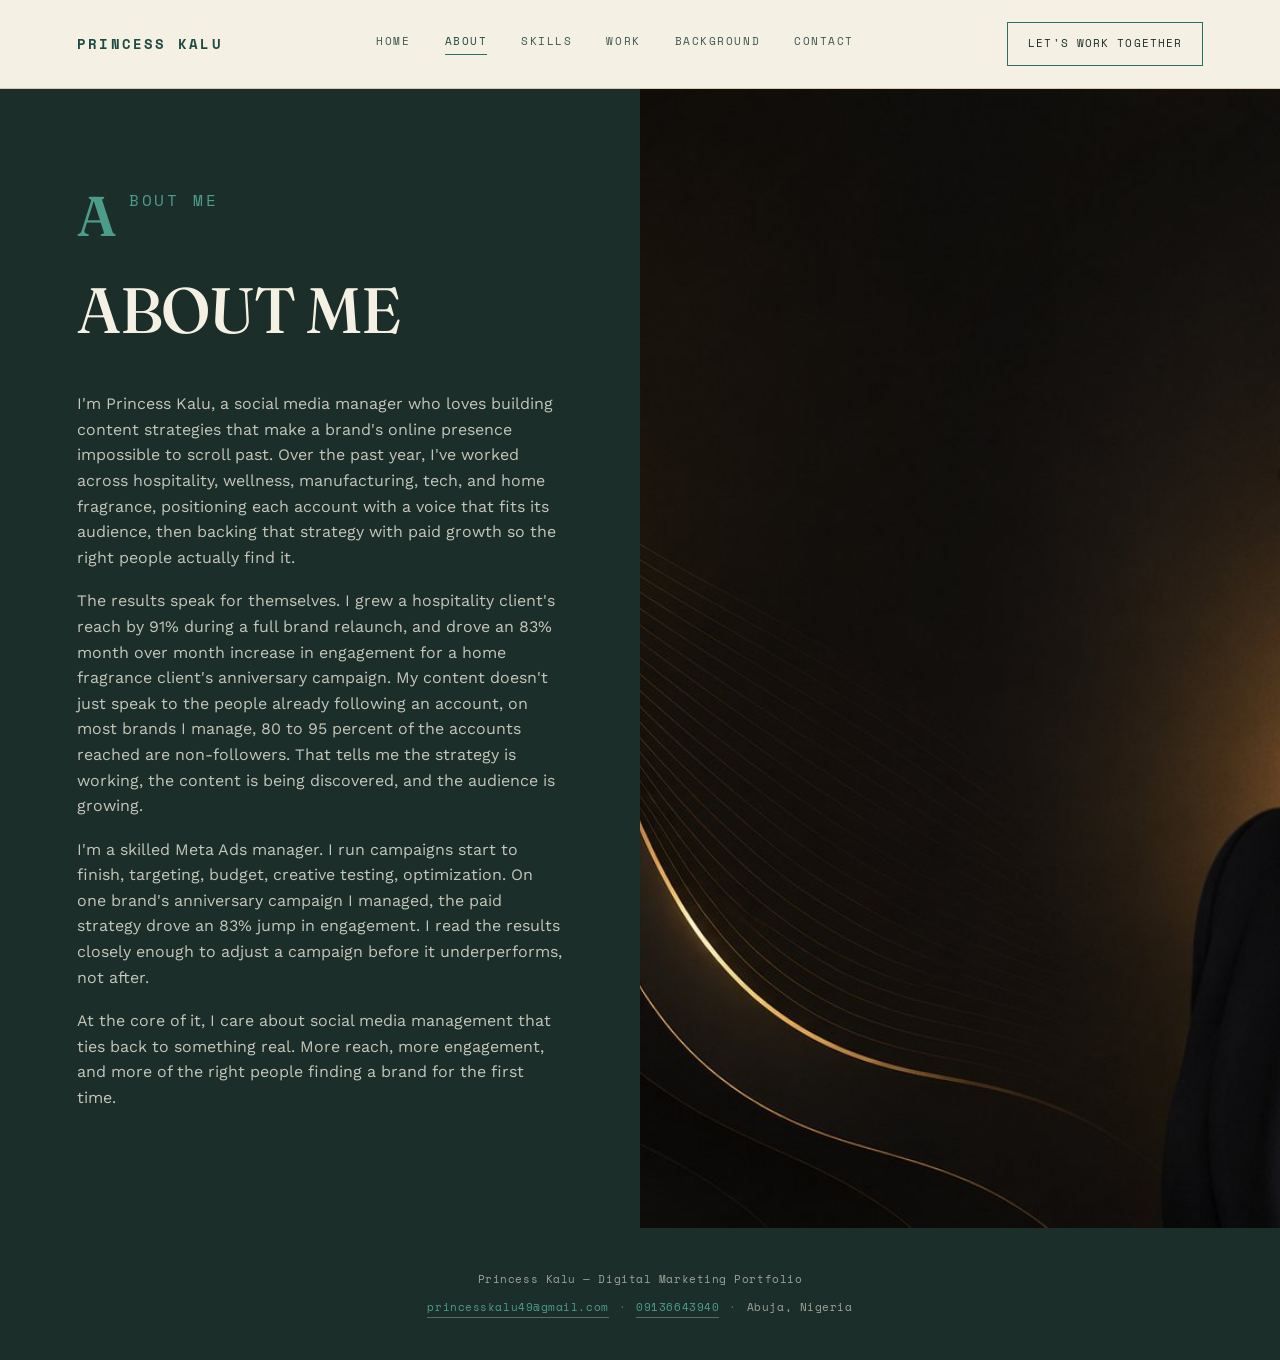
<file: about.html>
<!DOCTYPE html>
<html lang="en">
<head>
<meta charset="UTF-8">
<meta name="viewport" content="width=device-width, initial-scale=1.0">
<title>About — Princess Kalu</title>
<meta name="description" content="About Princess Kalu, social media manager based in Abuja, Nigeria.">
<link rel="icon" href="data:image/svg+xml,%3Csvg xmlns='http://www.w3.org/2000/svg' viewBox='0 0 100 100'%3E%3Crect width='100' height='100' fill='%232F6F63'/%3E%3Ctext x='50' y='68' font-size='60' fill='%23F5F0E4' text-anchor='middle' font-family='Georgia,serif'%3EP%3C/text%3E%3C/svg%3E">
<link rel="preconnect" href="https://fonts.googleapis.com">
<link href="https://fonts.googleapis.com/css2?family=Fraunces:ital,opsz,wght@0,9..144,300;0,9..144,500;0,9..144,600;1,9..144,500;1,9..144,600&family=Work+Sans:wght@300;400;500;600&family=Space+Mono:wght@400;700&display=swap" rel="stylesheet">
<link rel="stylesheet" href="styles.css">
</head>
<body>
<nav class="">
  <a class="nav-name" href="index.html">Princess Kalu</a>
  <div class="nav-links" id="navLinks">
    <a class="nav-link" href="index.html">Home</a>
    <a class="nav-link active" href="about.html">About</a>
    <a class="nav-link" href="skills.html">Skills</a>
    <a class="nav-link" href="work.html">Work</a>
    <a class="nav-link" href="background.html">Background</a>
    <a class="nav-link" href="contact.html">Contact</a>
  </div>
  <a class="nav-cta" href="contact.html">Let's Work Together</a>
  <button class="nav-toggle" id="navToggle" aria-label="Toggle menu" aria-expanded="false">
    <span></span><span></span><span></span>
  </button>
</nav>
<section class="about-split" id="about" style="padding:0; min-height:auto;">
  <div class="about-split-text">
    <p class="eyebrow">About Me</p>
    <h2>About Me</h2>
    <p>I'm Princess Kalu, a social media manager who loves building content strategies that make a brand's online presence impossible to scroll past. Over the past year, I've worked across hospitality, wellness, manufacturing, tech, and home fragrance, positioning each account with a voice that fits its audience, then backing that strategy with paid growth so the right people actually find it.</p>
    <p>The results speak for themselves. I grew a hospitality client's reach by 91% during a full brand relaunch, and drove an 83% month over month increase in engagement for a home fragrance client's anniversary campaign. My content doesn't just speak to the people already following an account, on most brands I manage, 80 to 95 percent of the accounts reached are non-followers. That tells me the strategy is working, the content is being discovered, and the audience is growing.</p>
    <p>I'm a skilled Meta Ads manager. I run campaigns start to finish, targeting, budget, creative testing, optimization. On one brand's anniversary campaign I managed, the paid strategy drove an 83% jump in engagement. I read the results closely enough to adjust a campaign before it underperforms, not after.</p>
    <p>At the core of it, I care about social media management that ties back to something real. More reach, more engagement, and more of the right people finding a brand for the first time.</p>
  </div>
  <div class="about-split-img">
    <img src="[data-uri]" alt="Princess Kalu, portrait">
  </div>
</section>
<footer class="mini-footer">
  <p>Princess Kalu &mdash; Digital Marketing Portfolio</p>
  <p style="margin-top:10px;"><a href="mailto:princesskalu49@gmail.com">princesskalu49@gmail.com</a><span class="sep">&middot;</span><a href="tel:+2349136643940">09136643940</a><span class="sep">&middot;</span>Abuja, Nigeria</p>
</footer>
<script src="script.js"></script>
</body>
</html>
</file>
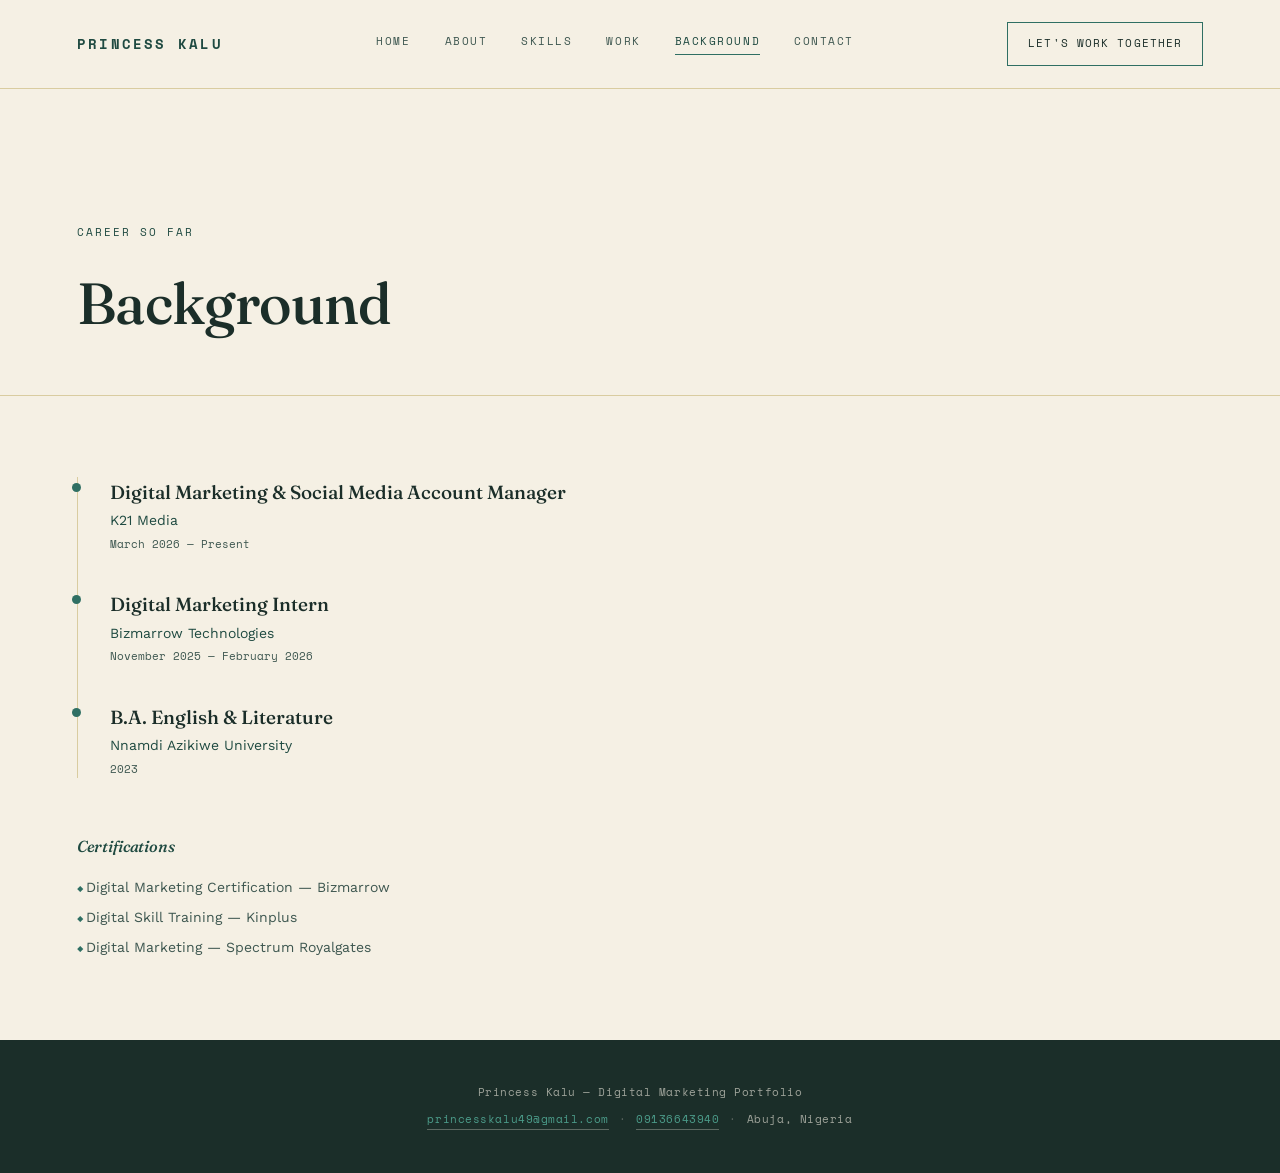
<file: background.html>
<!DOCTYPE html>
<html lang="en">
<head>
<meta charset="UTF-8">
<meta name="viewport" content="width=device-width, initial-scale=1.0">
<title>Background — Princess Kalu</title>
<meta name="description" content="Career background, experience, and certifications for Princess Kalu, social media manager.">
<link rel="icon" href="data:image/svg+xml,%3Csvg xmlns='http://www.w3.org/2000/svg' viewBox='0 0 100 100'%3E%3Crect width='100' height='100' fill='%232F6F63'/%3E%3Ctext x='50' y='68' font-size='60' fill='%23F5F0E4' text-anchor='middle' font-family='Georgia,serif'%3EP%3C/text%3E%3C/svg%3E">
<link rel="preconnect" href="https://fonts.googleapis.com">
<link href="https://fonts.googleapis.com/css2?family=Fraunces:ital,opsz,wght@0,9..144,300;0,9..144,500;0,9..144,600;1,9..144,500;1,9..144,600&family=Work+Sans:wght@300;400;500;600&family=Space+Mono:wght@400;700&display=swap" rel="stylesheet">
<link rel="stylesheet" href="styles.css">
</head>
<body>
<nav class="">
  <a class="nav-name" href="index.html">Princess Kalu</a>
  <div class="nav-links" id="navLinks">
    <a class="nav-link" href="index.html">Home</a>
    <a class="nav-link" href="about.html">About</a>
    <a class="nav-link" href="skills.html">Skills</a>
    <a class="nav-link" href="work.html">Work</a>
    <a class="nav-link active" href="background.html">Background</a>
    <a class="nav-link" href="contact.html">Contact</a>
  </div>
  <a class="nav-cta" href="contact.html">Let's Work Together</a>
  <button class="nav-toggle" id="navToggle" aria-label="Toggle menu" aria-expanded="false">
    <span></span><span></span><span></span>
  </button>
</nav>
<div class="page-intro">
  <p class="eyebrow">Career So Far</p>
  <h1>Background</h1>
</div>
<section id="background">
  <div class="timeline">
    <div class="timeline-item">
      <div class="role">Digital Marketing &amp; Social Media Account Manager</div>
      <div class="org">K21 Media</div>
      <div class="period">March 2026 — Present</div>
    </div>
    <div class="timeline-item">
      <div class="role">Digital Marketing Intern</div>
      <div class="org">Bizmarrow Technologies</div>
      <div class="period">November 2025 — February 2026</div>
    </div>
    <div class="timeline-item">
      <div class="role">B.A. English &amp; Literature</div>
      <div class="org">Nnamdi Azikiwe University</div>
      <div class="period">2023</div>
    </div>
  </div>

  <div class="certs">
    <h3>Certifications</h3>
    <ul>
      <li>Digital Marketing Certification — Bizmarrow</li>
      <li>Digital Skill Training — Kinplus</li>
      <li>Digital Marketing — Spectrum Royalgates</li>
    </ul>
  </div>
</section>
<footer class="mini-footer">
  <p>Princess Kalu &mdash; Digital Marketing Portfolio</p>
  <p style="margin-top:10px;"><a href="mailto:princesskalu49@gmail.com">princesskalu49@gmail.com</a><span class="sep">&middot;</span><a href="tel:+2349136643940">09136643940</a><span class="sep">&middot;</span>Abuja, Nigeria</p>
</footer>
<script src="script.js"></script>
</body>
</html>
</file>
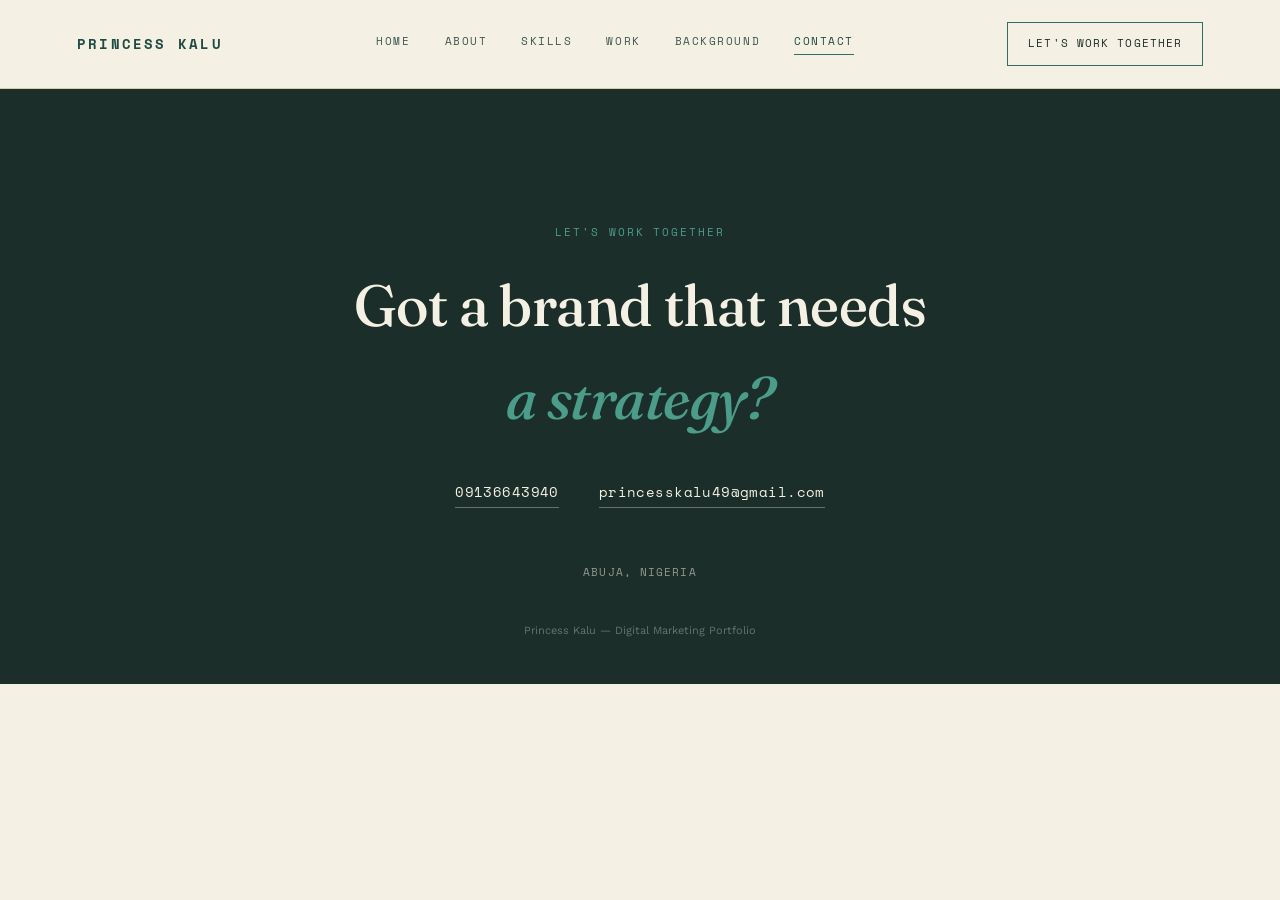
<file: contact.html>
<!DOCTYPE html>
<html lang="en">
<head>
<meta charset="UTF-8">
<meta name="viewport" content="width=device-width, initial-scale=1.0">
<title>Contact — Princess Kalu</title>
<meta name="description" content="Get in touch with Princess Kalu, social media manager based in Abuja, Nigeria.">
<link rel="icon" href="data:image/svg+xml,%3Csvg xmlns='http://www.w3.org/2000/svg' viewBox='0 0 100 100'%3E%3Crect width='100' height='100' fill='%232F6F63'/%3E%3Ctext x='50' y='68' font-size='60' fill='%23F5F0E4' text-anchor='middle' font-family='Georgia,serif'%3EP%3C/text%3E%3C/svg%3E">
<link rel="preconnect" href="https://fonts.googleapis.com">
<link href="https://fonts.googleapis.com/css2?family=Fraunces:ital,opsz,wght@0,9..144,300;0,9..144,500;0,9..144,600;1,9..144,500;1,9..144,600&family=Work+Sans:wght@300;400;500;600&family=Space+Mono:wght@400;700&display=swap" rel="stylesheet">
<link rel="stylesheet" href="styles.css">
</head>
<body>
<nav class="">
  <a class="nav-name" href="index.html">Princess Kalu</a>
  <div class="nav-links" id="navLinks">
    <a class="nav-link" href="index.html">Home</a>
    <a class="nav-link" href="about.html">About</a>
    <a class="nav-link" href="skills.html">Skills</a>
    <a class="nav-link" href="work.html">Work</a>
    <a class="nav-link" href="background.html">Background</a>
    <a class="nav-link active" href="contact.html">Contact</a>
  </div>
  <a class="nav-cta" href="contact.html">Let's Work Together</a>
  <button class="nav-toggle" id="navToggle" aria-label="Toggle menu" aria-expanded="false">
    <span></span><span></span><span></span>
  </button>
</nav>
<footer id="contact" style="padding-top:15vh;">
  <p class="eyebrow">Let's Work Together</p>
  <h2>Got a brand that needs<br><em>a strategy?</em></h2>
  <div class="contact-links">
    <a href="tel:+2349136643940">09136643940</a>
    <a href="mailto:princesskalu49@gmail.com">princesskalu49@gmail.com</a>
  </div>
  <p class="location">Abuja, Nigeria</p>
  <p class="fine">Princess Kalu — Digital Marketing Portfolio</p>
</footer>

<script src="script.js"></script>
</body>
</html>
</file>
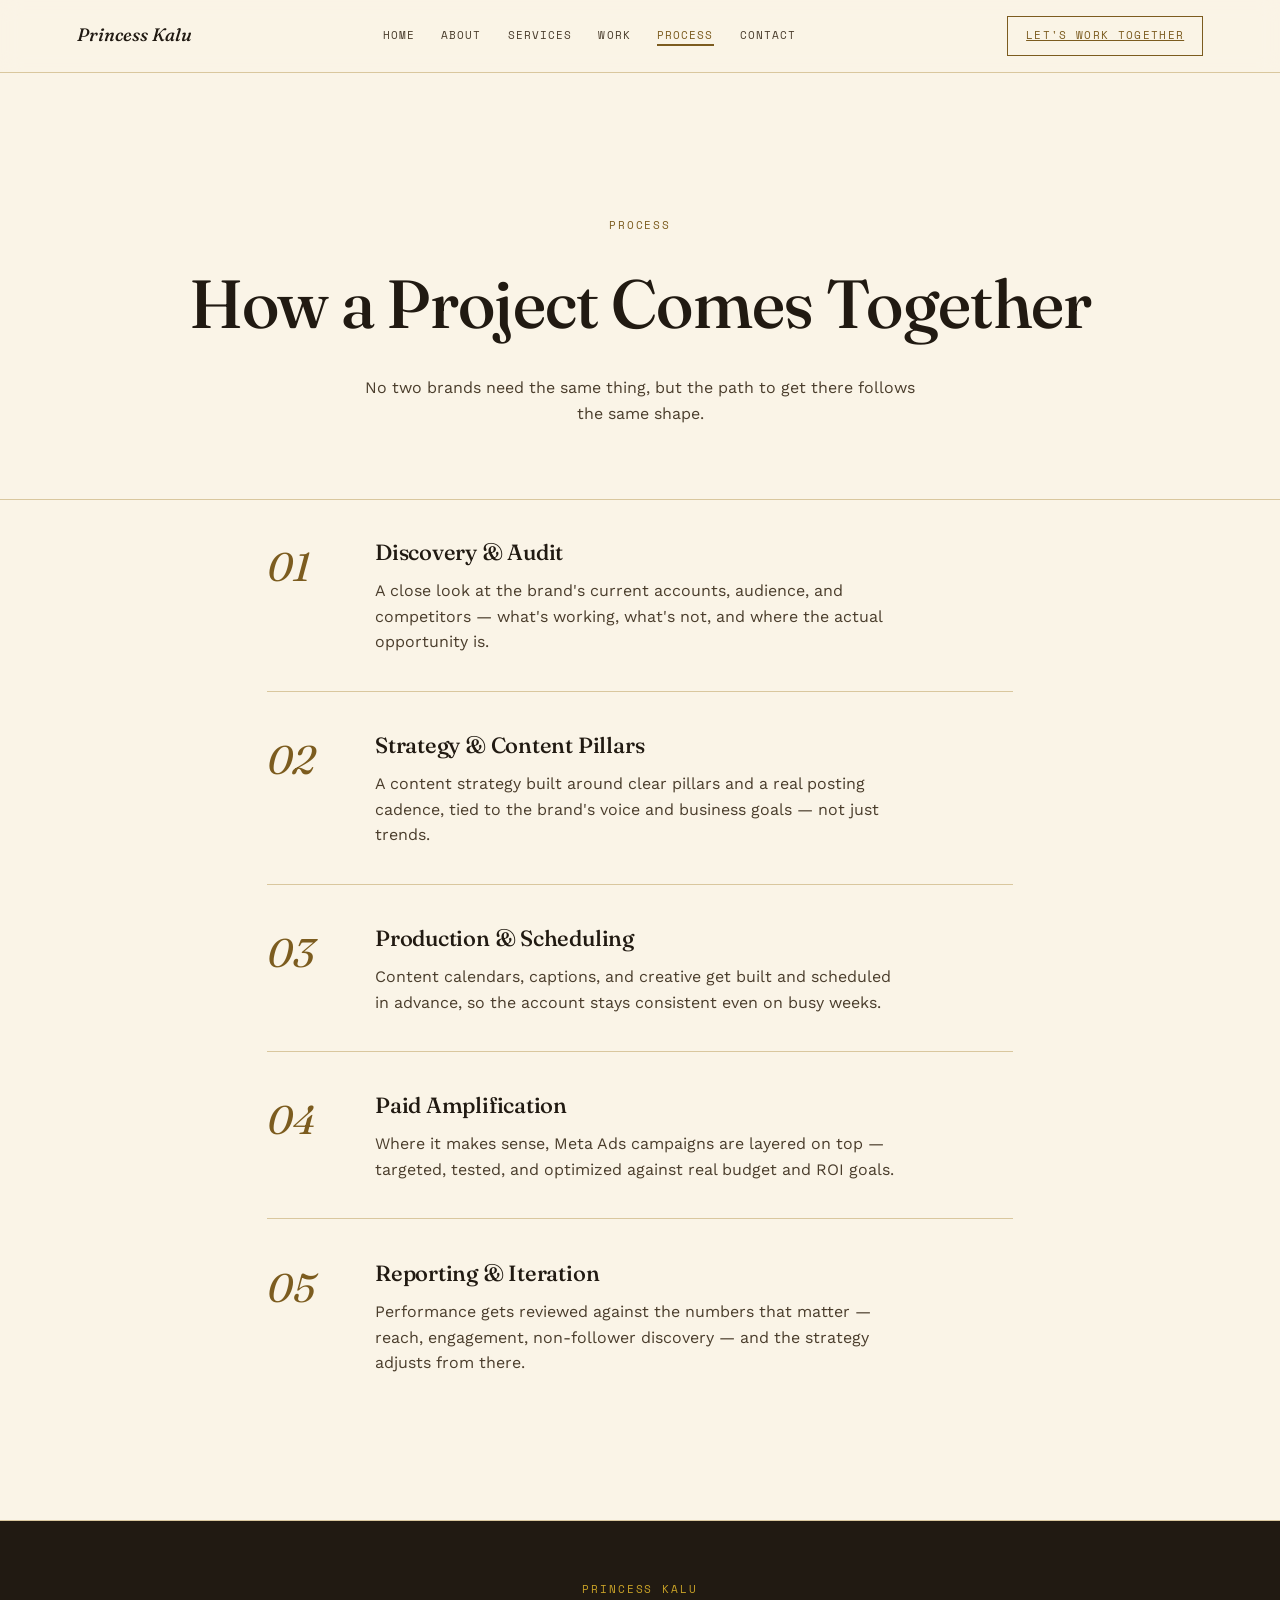
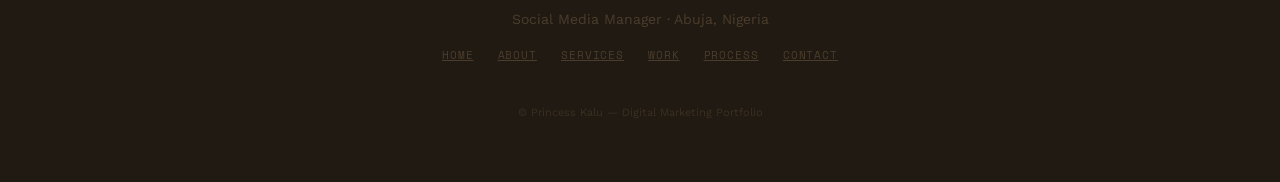
<file: process.html>
<!DOCTYPE html>
<html lang="en">
<head>
<meta charset="UTF-8">
<meta name="viewport" content="width=device-width, initial-scale=1.0">
<title>Process — Princess Kalu</title>
<meta name="description" content="How Princess Kalu approaches a new social media management project, from audit to reporting.">
<meta property="og:title" content="Process — Princess Kalu">
<meta property="og:description" content="How Princess Kalu approaches a new social media management project, from audit to reporting.">
<meta property="og:type" content="website">
<meta name="twitter:card" content="summary">
<meta name="twitter:title" content="Process — Princess Kalu">
<meta name="twitter:description" content="How Princess Kalu approaches a new social media management project, from audit to reporting.">
<link rel="icon" href="data:image/svg+xml,%3Csvg xmlns='http://www.w3.org/2000/svg' viewBox='0 0 100 100'%3E%3Crect width='100' height='100' fill='%23A9812F'/%3E%3Ctext x='50' y='68' font-size='60' fill='%23FAF4E7' text-anchor='middle' font-family='Georgia,serif'%3EP%3C/text%3E%3C/svg%3E">
<link rel="preconnect" href="https://fonts.googleapis.com">
<link href="https://fonts.googleapis.com/css2?family=Fraunces:ital,opsz,wght@0,9..144,300;0,9..144,500;0,9..144,600;1,9..144,500;1,9..144,600&family=Work+Sans:wght@300;400;500;600&family=Space+Mono:wght@400;700&display=swap" rel="stylesheet">
<link rel="stylesheet" href="style.css">
</head>
<body>

<nav>
  <div class="nav-name"><a href="index.html" style="color:inherit; text-decoration:none;">Princess Kalu</a></div>
  <div class="nav-links" id="navLinks" style="gap:26px;">
    <a class="nav-link" href="index.html">Home</a>
    <a class="nav-link" href="about.html">About</a>
    <a class="nav-link" href="services.html">Services</a>
    <a class="nav-link" href="work.html">Work</a>
    <a class="nav-link current" href="process.html">Process</a>
    <a class="nav-link" href="contact.html">Contact</a>
  </div>
  <a href="contact.html" class="nav-cta" style="margin-left:20px;">Let's Work Together</a>
  <button class="nav-toggle" id="navToggle" aria-label="Toggle menu" aria-expanded="false">
    <span></span><span></span><span></span>
  </button>
</nav>

<div class="page-header">
  <span class="eyebrow">Process</span>
  <h1>How a Project Comes Together</h1>
  <p>No two brands need the same thing, but the path to get there follows the same shape.</p>
</div>
<div class="process-steps">
  <div class="process-step">
    <div class="num">01</div>
    <div>
      <h3>Discovery &amp; Audit</h3>
      <p>A close look at the brand's current accounts, audience, and competitors &mdash; what's working, what's not, and where the actual opportunity is.</p>
    </div>
  </div>
  <div class="process-step">
    <div class="num">02</div>
    <div>
      <h3>Strategy &amp; Content Pillars</h3>
      <p>A content strategy built around clear pillars and a real posting cadence, tied to the brand's voice and business goals &mdash; not just trends.</p>
    </div>
  </div>
  <div class="process-step">
    <div class="num">03</div>
    <div>
      <h3>Production &amp; Scheduling</h3>
      <p>Content calendars, captions, and creative get built and scheduled in advance, so the account stays consistent even on busy weeks.</p>
    </div>
  </div>
  <div class="process-step">
    <div class="num">04</div>
    <div>
      <h3>Paid Amplification</h3>
      <p>Where it makes sense, Meta Ads campaigns are layered on top &mdash; targeted, tested, and optimized against real budget and ROI goals.</p>
    </div>
  </div>
  <div class="process-step">
    <div class="num">05</div>
    <div>
      <h3>Reporting &amp; Iteration</h3>
      <p>Performance gets reviewed against the numbers that matter &mdash; reach, engagement, non-follower discovery &mdash; and the strategy adjusts from there.</p>
    </div>
  </div>
</div>

<footer style="padding:60px 6vw; text-align:center; border-top:1px solid var(--line);">
  <p class="eyebrow" style="margin-bottom:10px;">Princess Kalu</p>
  <p style="color:var(--ink-soft); font-size:14px; margin-bottom:16px;">Social Media Manager &middot; Abuja, Nigeria</p>
  <div style="display:flex; gap:24px; justify-content:center; flex-wrap:wrap; font-family:'Space Mono',monospace; font-size:11px; letter-spacing:.08em; text-transform:uppercase; margin-bottom:16px;">
    <a href="index.html" style="color:var(--ink-soft);">Home</a>
    <a href="about.html" style="color:var(--ink-soft);">About</a>
    <a href="services.html" style="color:var(--ink-soft);">Services</a>
    <a href="work.html" style="color:var(--ink-soft);">Work</a>
    <a href="process.html" style="color:var(--ink-soft);">Process</a>
    <a href="contact.html" style="color:var(--ink-soft);">Contact</a>
  </div>
  <p class="fine" style="font-size:11px; color:var(--ink-soft); opacity:.6;">&copy; Princess Kalu &mdash; Digital Marketing Portfolio</p>
</footer>

<script>
  // Mobile nav toggle
  const navToggle = document.getElementById('navToggle');
  const navLinks = document.getElementById('navLinks');
  navToggle.addEventListener('click', () => {
    const isOpen = navLinks.classList.toggle('open');
    navToggle.classList.toggle('open', isOpen);
    navToggle.setAttribute('aria-expanded', isOpen);
  });
  navLinks.querySelectorAll('.nav-link').forEach(link => {
    link.addEventListener('click', () => {
      navLinks.classList.remove('open');
      navToggle.classList.remove('open');
      navToggle.setAttribute('aria-expanded', 'false');
    });
  });

  // ===== Site-wide motion: scroll progress, reveal-on-scroll, nav elevation =====
  document.documentElement.classList.add('js');

  // Scroll progress bar
  const progressBar = document.createElement('div');
  progressBar.className = 'scroll-progress';
  document.body.appendChild(progressBar);
  const updateProgress = () => {
    const h = document.documentElement;
    const scrolled = h.scrollTop || document.body.scrollTop;
    const height = (h.scrollHeight || document.body.scrollHeight) - h.clientHeight;
    progressBar.style.width = height > 0 ? (scrolled / height) * 100 + '%' : '0%';
  };
  document.addEventListener('scroll', updateProgress, { passive: true });
  updateProgress();

  // Nav elevation on scroll
  const siteNav = document.querySelector('nav');
  const updateNavShadow = () => {
    if (!siteNav) return;
    siteNav.classList.toggle('scrolled', (window.scrollY || document.documentElement.scrollTop) > 8);
  };
  document.addEventListener('scroll', updateNavShadow, { passive: true });
  updateNavShadow();

  // Reveal-on-scroll for recurring content blocks
  const revealTargets = document.querySelectorAll(
    '.page-header, .section-head, .home-hero-clients, .brand-row, .skill-group, .tool-chip, .cap-item, .proof-gallery figure, .process-step, .testi-card, .timeline-item, .about-section, .about-img-wrap, .contact-links, .certs'
  );
  revealTargets.forEach((el, i) => {
    el.classList.add('reveal');
    el.style.transitionDelay = Math.min((i % 6) * 70, 350) + 'ms';
  });
  if ('IntersectionObserver' in window) {
    const revealObserver = new IntersectionObserver((entries) => {
      entries.forEach(entry => {
        if (entry.isIntersecting) {
          entry.target.classList.add('visible');
          revealObserver.unobserve(entry.target);
        }
      });
    }, { threshold: 0.12, rootMargin: '0px 0px -40px 0px' });
    revealTargets.forEach(el => revealObserver.observe(el));
  } else {
    revealTargets.forEach(el => el.classList.add('visible'));
  }

  // Gentle entrance for the hero copy on first load
  const heroCopy = document.querySelector('.home-hero-copy');
  if (heroCopy) {
    Array.from(heroCopy.children).forEach((el, i) => {
      el.classList.add('hero-in');
      el.style.animationDelay = (i * 0.09) + 's';
    });
  }

</script>
</body>
</html>
</file>
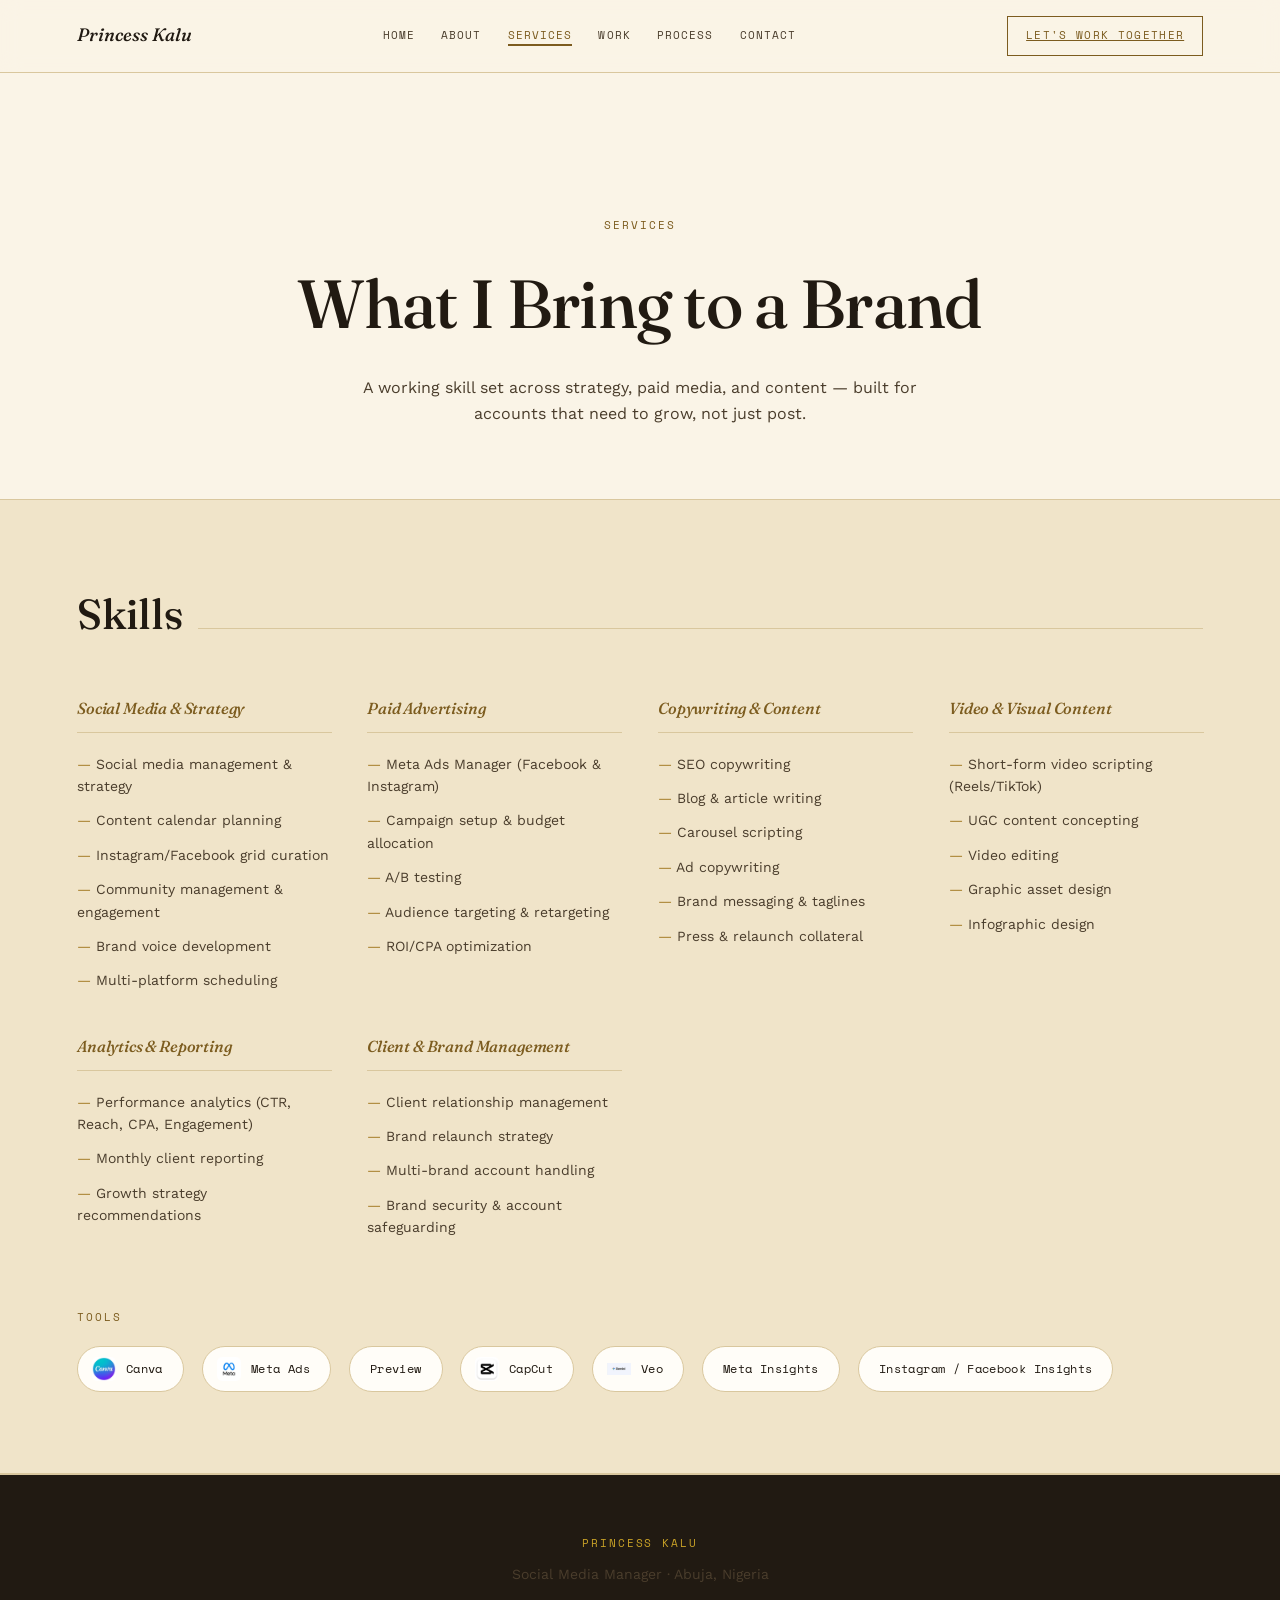
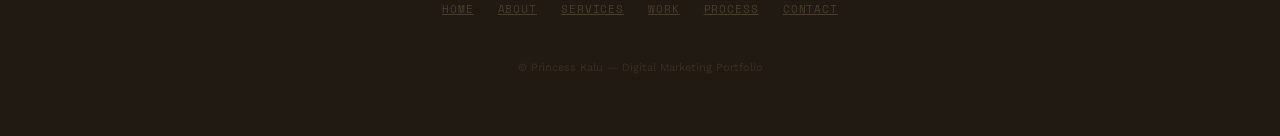
<file: services.html>
<!DOCTYPE html>
<html lang="en">
<head>
<meta charset="UTF-8">
<meta name="viewport" content="width=device-width, initial-scale=1.0">
<title>Services — Princess Kalu</title>
<meta name="description" content="Social media strategy, paid advertising, and content skills offered by Princess Kalu, social media manager in Abuja, Nigeria.">
<meta property="og:title" content="Services — Princess Kalu">
<meta property="og:description" content="Social media strategy, paid advertising, and content skills offered by Princess Kalu, social media manager in Abuja, Nigeria.">
<meta property="og:type" content="website">
<meta name="twitter:card" content="summary">
<meta name="twitter:title" content="Services — Princess Kalu">
<meta name="twitter:description" content="Social media strategy, paid advertising, and content skills offered by Princess Kalu, social media manager in Abuja, Nigeria.">
<link rel="icon" href="data:image/svg+xml,%3Csvg xmlns='http://www.w3.org/2000/svg' viewBox='0 0 100 100'%3E%3Crect width='100' height='100' fill='%23A9812F'/%3E%3Ctext x='50' y='68' font-size='60' fill='%23FAF4E7' text-anchor='middle' font-family='Georgia,serif'%3EP%3C/text%3E%3C/svg%3E">
<link rel="preconnect" href="https://fonts.googleapis.com">
<link href="https://fonts.googleapis.com/css2?family=Fraunces:ital,opsz,wght@0,9..144,300;0,9..144,500;0,9..144,600;1,9..144,500;1,9..144,600&family=Work+Sans:wght@300;400;500;600&family=Space+Mono:wght@400;700&display=swap" rel="stylesheet">
<link rel="stylesheet" href="style.css">
</head>
<body>

<nav>
  <div class="nav-name"><a href="index.html" style="color:inherit; text-decoration:none;">Princess Kalu</a></div>
  <div class="nav-links" id="navLinks" style="gap:26px;">
    <a class="nav-link" href="index.html">Home</a>
    <a class="nav-link" href="about.html">About</a>
    <a class="nav-link current" href="services.html">Services</a>
    <a class="nav-link" href="work.html">Work</a>
    <a class="nav-link" href="process.html">Process</a>
    <a class="nav-link" href="contact.html">Contact</a>
  </div>
  <a href="contact.html" class="nav-cta" style="margin-left:20px;">Let's Work Together</a>
  <button class="nav-toggle" id="navToggle" aria-label="Toggle menu" aria-expanded="false">
    <span></span><span></span><span></span>
  </button>
</nav>

<div class="page-header">
  <span class="eyebrow">Services</span>
  <h1>What I Bring to a Brand</h1>
  <p>A working skill set across strategy, paid media, and content &mdash; built for accounts that need to grow, not just post.</p>
</div>
<section id="skills" style="background:var(--cream-deep); border-top:1px solid var(--line); border-bottom:1px solid var(--line);">
  <div class="section-head">
    <h2>Skills</h2>
    <div class="rule"></div>
  </div>
  <div class="skill-groups">
    <div class="skill-group">
      <h3>Social Media &amp; Strategy</h3>
      <ul>
        <li>Social media management &amp; strategy</li>
        <li>Content calendar planning</li>
        <li>Instagram/Facebook grid curation</li>
        <li>Community management &amp; engagement</li>
        <li>Brand voice development</li>
        <li>Multi-platform scheduling</li>
      </ul>
    </div>
    <div class="skill-group">
      <h3>Paid Advertising</h3>
      <ul>
        <li>Meta Ads Manager (Facebook &amp; Instagram)</li>
        <li>Campaign setup &amp; budget allocation</li>
        <li>A/B testing</li>
        <li>Audience targeting &amp; retargeting</li>
        <li>ROI/CPA optimization</li>
      </ul>
    </div>
    <div class="skill-group">
      <h3>Copywriting &amp; Content</h3>
      <ul>
        <li>SEO copywriting</li>
        <li>Blog &amp; article writing</li>
        <li>Carousel scripting</li>
        <li>Ad copywriting</li>
        <li>Brand messaging &amp; taglines</li>
        <li>Press &amp; relaunch collateral</li>
      </ul>
    </div>
    <div class="skill-group">
      <h3>Video &amp; Visual Content</h3>
      <ul>
        <li>Short-form video scripting (Reels/TikTok)</li>
        <li>UGC content concepting</li>
        <li>Video editing</li>
        <li>Graphic asset design</li>
        <li>Infographic design</li>
      </ul>
    </div>
    <div class="skill-group">
      <h3>Analytics &amp; Reporting</h3>
      <ul>
        <li>Performance analytics (CTR, Reach, CPA, Engagement)</li>
        <li>Monthly client reporting</li>
        <li>Growth strategy recommendations</li>
      </ul>
    </div>
    <div class="skill-group">
      <h3>Client &amp; Brand Management</h3>
      <ul>
        <li>Client relationship management</li>
        <li>Brand relaunch strategy</li>
        <li>Multi-brand account handling</li>
        <li>Brand security &amp; account safeguarding</li>
      </ul>
    </div>
  </div>

  <div style="margin-top:64px;">
    <p class="eyebrow" style="margin-bottom:20px;">Tools</p>
    <div class="tools-row">
      <div class="tool-chip"><img src="[data-uri]" alt="Canva"><span>Canva</span></div>
      <div class="tool-chip"><img src="[data-uri]" alt="Meta"><span>Meta Ads</span></div>
      <div class="tool-chip text-only"><span>Preview</span></div>
      <div class="tool-chip"><img src="[data-uri]" alt="CapCut"><span>CapCut</span></div>
      <div class="tool-chip"><img src="[data-uri]" alt="Gemini / Veo"><span>Veo</span></div>
      <div class="tool-chip text-only"><span>Meta Insights</span></div>
      <div class="tool-chip text-only"><span>Instagram / Facebook Insights</span></div>
    </div>
  </div>
</section>



<footer style="padding:60px 6vw; text-align:center; border-top:1px solid var(--line);">
  <p class="eyebrow" style="margin-bottom:10px;">Princess Kalu</p>
  <p style="color:var(--ink-soft); font-size:14px; margin-bottom:16px;">Social Media Manager &middot; Abuja, Nigeria</p>
  <div style="display:flex; gap:24px; justify-content:center; flex-wrap:wrap; font-family:'Space Mono',monospace; font-size:11px; letter-spacing:.08em; text-transform:uppercase; margin-bottom:16px;">
    <a href="index.html" style="color:var(--ink-soft);">Home</a>
    <a href="about.html" style="color:var(--ink-soft);">About</a>
    <a href="services.html" style="color:var(--ink-soft);">Services</a>
    <a href="work.html" style="color:var(--ink-soft);">Work</a>
    <a href="process.html" style="color:var(--ink-soft);">Process</a>
    <a href="contact.html" style="color:var(--ink-soft);">Contact</a>
  </div>
  <p class="fine" style="font-size:11px; color:var(--ink-soft); opacity:.6;">&copy; Princess Kalu &mdash; Digital Marketing Portfolio</p>
</footer>

<script>
  // Mobile nav toggle
  const navToggle = document.getElementById('navToggle');
  const navLinks = document.getElementById('navLinks');
  navToggle.addEventListener('click', () => {
    const isOpen = navLinks.classList.toggle('open');
    navToggle.classList.toggle('open', isOpen);
    navToggle.setAttribute('aria-expanded', isOpen);
  });
  navLinks.querySelectorAll('.nav-link').forEach(link => {
    link.addEventListener('click', () => {
      navLinks.classList.remove('open');
      navToggle.classList.remove('open');
      navToggle.setAttribute('aria-expanded', 'false');
    });
  });

  // ===== Site-wide motion: scroll progress, reveal-on-scroll, nav elevation =====
  document.documentElement.classList.add('js');

  // Scroll progress bar
  const progressBar = document.createElement('div');
  progressBar.className = 'scroll-progress';
  document.body.appendChild(progressBar);
  const updateProgress = () => {
    const h = document.documentElement;
    const scrolled = h.scrollTop || document.body.scrollTop;
    const height = (h.scrollHeight || document.body.scrollHeight) - h.clientHeight;
    progressBar.style.width = height > 0 ? (scrolled / height) * 100 + '%' : '0%';
  };
  document.addEventListener('scroll', updateProgress, { passive: true });
  updateProgress();

  // Nav elevation on scroll
  const siteNav = document.querySelector('nav');
  const updateNavShadow = () => {
    if (!siteNav) return;
    siteNav.classList.toggle('scrolled', (window.scrollY || document.documentElement.scrollTop) > 8);
  };
  document.addEventListener('scroll', updateNavShadow, { passive: true });
  updateNavShadow();

  // Reveal-on-scroll for recurring content blocks
  const revealTargets = document.querySelectorAll(
    '.page-header, .section-head, .home-hero-clients, .brand-row, .skill-group, .tool-chip, .cap-item, .proof-gallery figure, .process-step, .testi-card, .timeline-item, .about-section, .about-img-wrap, .contact-links, .certs'
  );
  revealTargets.forEach((el, i) => {
    el.classList.add('reveal');
    el.style.transitionDelay = Math.min((i % 6) * 70, 350) + 'ms';
  });
  if ('IntersectionObserver' in window) {
    const revealObserver = new IntersectionObserver((entries) => {
      entries.forEach(entry => {
        if (entry.isIntersecting) {
          entry.target.classList.add('visible');
          revealObserver.unobserve(entry.target);
        }
      });
    }, { threshold: 0.12, rootMargin: '0px 0px -40px 0px' });
    revealTargets.forEach(el => revealObserver.observe(el));
  } else {
    revealTargets.forEach(el => el.classList.add('visible'));
  }

  // Gentle entrance for the hero copy on first load
  const heroCopy = document.querySelector('.home-hero-copy');
  if (heroCopy) {
    Array.from(heroCopy.children).forEach((el, i) => {
      el.classList.add('hero-in');
      el.style.animationDelay = (i * 0.09) + 's';
    });
  }

</script>
</body>
</html>
</file>
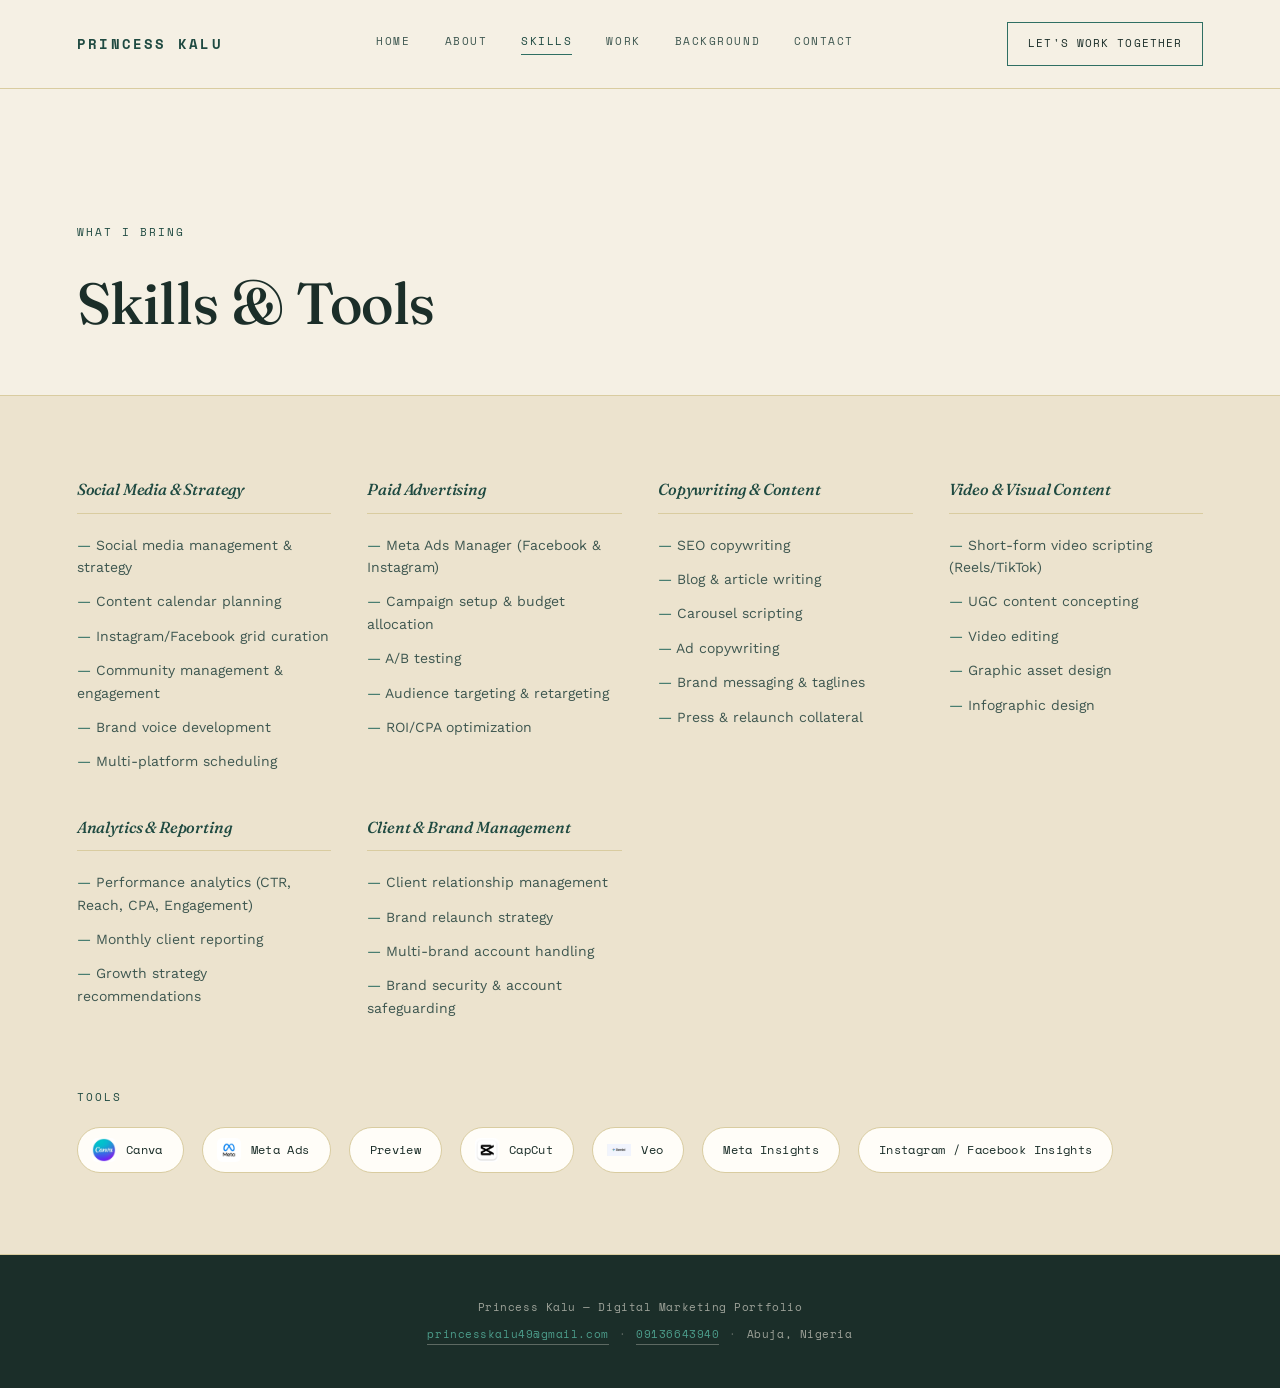
<file: skills.html>
<!DOCTYPE html>
<html lang="en">
<head>
<meta charset="UTF-8">
<meta name="viewport" content="width=device-width, initial-scale=1.0">
<title>Skills — Princess Kalu</title>
<meta name="description" content="Skills and tools used by Princess Kalu, social media manager.">
<link rel="icon" href="data:image/svg+xml,%3Csvg xmlns='http://www.w3.org/2000/svg' viewBox='0 0 100 100'%3E%3Crect width='100' height='100' fill='%232F6F63'/%3E%3Ctext x='50' y='68' font-size='60' fill='%23F5F0E4' text-anchor='middle' font-family='Georgia,serif'%3EP%3C/text%3E%3C/svg%3E">
<link rel="preconnect" href="https://fonts.googleapis.com">
<link href="https://fonts.googleapis.com/css2?family=Fraunces:ital,opsz,wght@0,9..144,300;0,9..144,500;0,9..144,600;1,9..144,500;1,9..144,600&family=Work+Sans:wght@300;400;500;600&family=Space+Mono:wght@400;700&display=swap" rel="stylesheet">
<link rel="stylesheet" href="styles.css">
</head>
<body>
<nav class="">
  <a class="nav-name" href="index.html">Princess Kalu</a>
  <div class="nav-links" id="navLinks">
    <a class="nav-link" href="index.html">Home</a>
    <a class="nav-link" href="about.html">About</a>
    <a class="nav-link active" href="skills.html">Skills</a>
    <a class="nav-link" href="work.html">Work</a>
    <a class="nav-link" href="background.html">Background</a>
    <a class="nav-link" href="contact.html">Contact</a>
  </div>
  <a class="nav-cta" href="contact.html">Let's Work Together</a>
  <button class="nav-toggle" id="navToggle" aria-label="Toggle menu" aria-expanded="false">
    <span></span><span></span><span></span>
  </button>
</nav>
<div class="page-intro">
  <p class="eyebrow">What I Bring</p>
  <h1>Skills &amp; Tools</h1>
</div>
<section id="skills" style="background:var(--cream-deep); border-bottom:1px solid var(--line);">
  <div class="skill-groups">
    <div class="skill-group">
      <h3>Social Media &amp; Strategy</h3>
      <ul>
        <li>Social media management &amp; strategy</li>
        <li>Content calendar planning</li>
        <li>Instagram/Facebook grid curation</li>
        <li>Community management &amp; engagement</li>
        <li>Brand voice development</li>
        <li>Multi-platform scheduling</li>
      </ul>
    </div>
    <div class="skill-group">
      <h3>Paid Advertising</h3>
      <ul>
        <li>Meta Ads Manager (Facebook &amp; Instagram)</li>
        <li>Campaign setup &amp; budget allocation</li>
        <li>A/B testing</li>
        <li>Audience targeting &amp; retargeting</li>
        <li>ROI/CPA optimization</li>
      </ul>
    </div>
    <div class="skill-group">
      <h3>Copywriting &amp; Content</h3>
      <ul>
        <li>SEO copywriting</li>
        <li>Blog &amp; article writing</li>
        <li>Carousel scripting</li>
        <li>Ad copywriting</li>
        <li>Brand messaging &amp; taglines</li>
        <li>Press &amp; relaunch collateral</li>
      </ul>
    </div>
    <div class="skill-group">
      <h3>Video &amp; Visual Content</h3>
      <ul>
        <li>Short-form video scripting (Reels/TikTok)</li>
        <li>UGC content concepting</li>
        <li>Video editing</li>
        <li>Graphic asset design</li>
        <li>Infographic design</li>
      </ul>
    </div>
    <div class="skill-group">
      <h3>Analytics &amp; Reporting</h3>
      <ul>
        <li>Performance analytics (CTR, Reach, CPA, Engagement)</li>
        <li>Monthly client reporting</li>
        <li>Growth strategy recommendations</li>
      </ul>
    </div>
    <div class="skill-group">
      <h3>Client &amp; Brand Management</h3>
      <ul>
        <li>Client relationship management</li>
        <li>Brand relaunch strategy</li>
        <li>Multi-brand account handling</li>
        <li>Brand security &amp; account safeguarding</li>
      </ul>
    </div>
  </div>

  <div style="margin-top:64px;">
    <p class="eyebrow" style="margin-bottom:20px;">Tools</p>
    <div class="tools-row">
      <div class="tool-chip"><img src="[data-uri]" alt="Canva"><span>Canva</span></div>
      <div class="tool-chip"><img src="[data-uri]" alt="Meta"><span>Meta Ads</span></div>
      <div class="tool-chip text-only"><span>Preview</span></div>
      <div class="tool-chip"><img src="[data-uri]" alt="CapCut"><span>CapCut</span></div>
      <div class="tool-chip"><img src="[data-uri]" alt="Gemini / Veo"><span>Veo</span></div>
      <div class="tool-chip text-only"><span>Meta Insights</span></div>
      <div class="tool-chip text-only"><span>Instagram / Facebook Insights</span></div>
    </div>
  </div>
</section>
<footer class="mini-footer">
  <p>Princess Kalu &mdash; Digital Marketing Portfolio</p>
  <p style="margin-top:10px;"><a href="mailto:princesskalu49@gmail.com">princesskalu49@gmail.com</a><span class="sep">&middot;</span><a href="tel:+2349136643940">09136643940</a><span class="sep">&middot;</span>Abuja, Nigeria</p>
</footer>
<script src="script.js"></script>
</body>
</html>
</file>
<file: styles.css>
:root{
    --cream:#F5F0E4;
    --cream-deep:#ECE3CE;
    --ink:#1B2E29;
    --ink-soft:#3E5750;
    --gold:#2F6F63;
    --gold-deep:#1F4A41;
    --gold-bright:#4C9C8A;
    --line:#D9CCA0;
    --card:#FFFDF8;
  }
  *{box-sizing:border-box; margin:0; padding:0;}
  html{scroll-behavior:smooth;}
  body{
    background:var(--cream);
    color:var(--ink);
    font-family:'Work Sans', sans-serif;
    font-weight:400;
    line-height:1.6;
    -webkit-font-smoothing:antialiased;
    overflow-x:hidden;
  }
  @media (prefers-reduced-motion: reduce){
    *{animation-duration:0.01ms !important; transition-duration:0.01ms !important;}
  }
  ::selection{background:var(--gold); color:var(--cream);}
  .eyebrow{
    font-family:'Space Mono', monospace;
    font-size:11px;
    letter-spacing:0.18em;
    text-transform:uppercase;
    color:var(--gold-deep);
  }
  h1,h2,h3{
    font-family:'Fraunces', serif;
    font-weight:500;
    color:var(--ink);
    letter-spacing:-0.01em;
  }
  a{color:inherit;}

  /* ===== NAV ===== */
  nav{
    position:sticky;
    top:0;
    z-index:50;
    background:var(--cream);
    border-bottom:1px solid var(--line);
    display:flex;
    align-items:center;
    justify-content:space-between;
    padding:22px 6vw;
    gap:24px;
  }
  .nav-name{
    font-family:'Space Mono', monospace;
    font-size:14px;
    font-weight:700;
    letter-spacing:0.16em;
    text-transform:uppercase;
    color:var(--gold-deep);
    text-decoration:none;
    flex-shrink:0;
  }
  .nav-links{ display:flex; gap:34px; }
  .nav-link{
    font-family:'Space Mono', monospace;
    font-size:11px;
    letter-spacing:0.14em;
    text-transform:uppercase;
    text-decoration:none;
    color:var(--ink-soft);
    border-bottom:1px solid transparent;
    padding-bottom:4px;
    transition:border-color .3s ease, color .3s ease;
  }
  .nav-link:hover{ color:var(--gold-deep); border-color:var(--gold-deep); }
  .nav-link.active{ color:var(--gold-deep); border-color:var(--gold); }
  nav.nav-overlay{
    position:absolute;
    top:0; left:0; right:0;
    background:transparent;
    border-bottom:none;
    z-index:20;
  }
  .nav-cta{
    flex-shrink:0;
    border:1px solid var(--gold);
    color:var(--ink);
    font-family:'Space Mono', monospace;
    font-size:11px;
    letter-spacing:.1em;
    text-transform:uppercase;
    text-decoration:none;
    padding:12px 20px;
    transition:background .3s ease, color .3s ease;
  }
  .nav-cta:hover{ background:var(--gold); color:var(--cream); }
  .nav-toggle{
    display:none;
    flex-direction:column;
    gap:5px;
    background:none;
    border:none;
    cursor:pointer;
    padding:4px;
  }
  .nav-toggle span{
    width:22px;
    height:2px;
    background:var(--ink);
    transition:transform .3s ease, opacity .3s ease;
  }
  .nav-toggle.open span:nth-child(1){ transform:translateY(7px) rotate(45deg); }
  .nav-toggle.open span:nth-child(2){ opacity:0; }
  .nav-toggle.open span:nth-child(3){ transform:translateY(-7px) rotate(-45deg); }

  @keyframes riseIn{
    from{opacity:0; transform:translateY(18px);}
    to{opacity:1; transform:translateY(0);}
  }
  @keyframes fadeScale{
    from{opacity:0; transform:scale(.94);}
    to{opacity:1; transform:scale(1);}
  }

  /* ===== FULL-BLEED PHOTO HERO ===== */
  .hero-photo{
    position:relative;
    min-height:100vh;
    overflow:hidden;
  }
  .hero-photo img{
    position:absolute; inset:0;
    width:100%; height:100%;
    object-fit:cover;
    object-position:50% 50%;
    display:block;
  }
  .hero-photo-content{
    position:relative;
    z-index:10;
    max-width:960px;
    padding:16vh 6vw 8vh 6vw;
  }
  .hero-eyebrow-row{
    display:flex; align-items:center; gap:14px;
    margin-bottom:24px;
    opacity:0; animation:riseIn .8s cubic-bezier(.2,.8,.2,1) forwards; animation-delay:.15s;
  }
  .hero-eyebrow-row .hline{ width:36px; height:1px; background:var(--gold); }
  .hero-name{
    font-weight:500;
    font-size:clamp(28px, 3.6vw, 52px);
    line-height:1.08;
    letter-spacing:-0.01em;
    color:#000;
    white-space:nowrap;
    opacity:0; animation:riseIn .9s cubic-bezier(.2,.8,.2,1) forwards; animation-delay:.28s;
  }
  .hero-divider{
    display:flex; align-items:center; gap:14px;
    max-width:340px;
    margin:28px 0 26px;
    opacity:0; animation:riseIn .9s cubic-bezier(.2,.8,.2,1) forwards; animation-delay:.4s;
  }
  .hero-divider .hline{ flex:1; height:1px; background:var(--gold); }
  .hero-divider .diamond{ color:var(--gold); font-size:13px; }
  .hero-tagline{
    font-family:'Fraunces', serif;
    font-style:italic;
    font-size:clamp(17px,2vw,21px);
    color:var(--ink-soft);
    margin-bottom:18px;
    opacity:0; animation:riseIn .9s cubic-bezier(.2,.8,.2,1) forwards; animation-delay:.5s;
  }
  .hero-desc{
    font-size:16px;
    color:#000;
    max-width:420px;
    margin-bottom:38px;
    opacity:0; animation:riseIn .9s cubic-bezier(.2,.8,.2,1) forwards; animation-delay:.6s;
  }
  .hero-btn-row{
    display:flex; flex-wrap:wrap; gap:18px;
    opacity:0; animation:riseIn .9s cubic-bezier(.2,.8,.2,1) forwards; animation-delay:.72s;
  }
  .btn-solid, .btn-outline{
    display:inline-flex; align-items:center; gap:10px;
    font-family:'Space Mono', monospace;
    font-size:12px;
    letter-spacing:.09em;
    text-transform:uppercase;
    text-decoration:none;
    padding:17px 30px;
    transition:transform .3s ease, background .3s ease, color .3s ease;
  }
  .btn-solid{ background:var(--gold); color:var(--cream); }
  .btn-solid:hover{ background:var(--gold-deep); transform:translateY(-2px); }
  .btn-outline{ border:1px solid var(--gold); color:#000; }
  .btn-outline:hover{ background:var(--gold); color:var(--cream); }
  .hero-brands{
    margin-top:56px;
    opacity:0; animation:riseIn .9s cubic-bezier(.2,.8,.2,1) forwards; animation-delay:.85s;
  }
  .hero-brands .eyebrow{ display:block; margin-bottom:16px; }
  .brand-text-row{
    display:flex; flex-wrap:wrap;
    align-items:baseline;
    gap:14px;
    font-family:'Fraunces', serif;
    font-size:15px;
    letter-spacing:.02em;
    color:var(--ink-soft);
  }
  .brand-text-row .sep{ color:var(--line); }
  @media (max-width:820px){
    .hero-photo{ min-height:78vh; }
    .hero-photo-content{ padding:13vh 6vw 6vh; max-width:100%; }
    .hero-name{ white-space:normal; font-size:clamp(26px,6vw,40px); }
  }

  /* ===== ABOUT ME (split, dark) ===== */
  .about-split{
    display:grid;
    grid-template-columns:1fr 1fr;
    background:var(--ink);
    opacity:0;
    animation:fadeScale 1s cubic-bezier(.2,.8,.2,1) forwards;
    animation-delay:.15s;
  }
  .about-split-text{
    padding:11vh 6vw;
    display:flex;
    flex-direction:column;
    justify-content:center;
    max-width:640px;
  }
  .about-split-text .eyebrow{ color:var(--gold-bright); margin-bottom:20px; }
  .about-split-text h2{
    color:var(--cream);
    font-size:clamp(36px,5vw,64px);
    text-transform:uppercase;
    margin-bottom:30px;
    letter-spacing:-0.02em;
  }
  .about-split-text p{
    color:rgba(245,240,228,.78);
    font-size:16px;
    margin-bottom:18px;
  }
  .about-split-text p:first-of-type::first-letter{
    font-family:'Fraunces', serif;
    font-size:56px;
    font-weight:600;
    color:var(--gold-bright);
    float:left;
    line-height:.8;
    padding-right:9px;
    padding-top:6px;
  }
  .about-split-img{ position:relative; min-height:70vh; overflow:hidden; }
  .about-split-img img{ width:100%; height:100%; object-fit:cover; object-position:30% 25%; display:block; }
  @media (max-width:900px){
    .about-split{ grid-template-columns:1fr; }
    .about-split-img{ min-height:50vh; order:-1; }
  }

  /* ===== SECTION WRAP ===== */
  section{ padding:9vh 6vw; }
  .section-head{
    display:flex;
    align-items:baseline;
    gap:16px;
    margin-bottom:48px;
  }
  .section-head h2{ font-size:clamp(28px,3.4vw,42px); }
  .section-head .rule{ flex:1; height:1px; background:var(--line); }

  /* ===== BRAND STRIP ===== */
  .brands{
    background:var(--cream-deep);
    padding:6vh 6vw;
    border-top:1px solid var(--line);
    border-bottom:1px solid var(--line);
  }
  .brands .eyebrow{ display:block; text-align:center; margin-bottom:28px; }
  .brand-row{
    display:flex;
    flex-wrap:wrap;
    align-items:center;
    justify-content:center;
    gap:56px;
  }
  .brand-row img{
    height:42px; width:auto; max-width:150px;
    object-fit:contain;
    filter:grayscale(1) contrast(1.1);
    opacity:.72;
    transition:opacity .35s ease, filter .35s ease, transform .35s ease;
  }
  .brand-row img:hover{ filter:grayscale(0); opacity:1; transform:translateY(-3px); }

  /* ===== MY WORK (full-bleed slides) ===== */
  .work-intro{ padding:9vh 6vw 2vh; text-align:center; }
  .work-intro .eyebrow{ display:block; margin-bottom:16px; }
  .work-intro h2{ font-size:clamp(30px,4.5vw,52px); }

  .work-slide{
    display:grid;
    grid-template-columns:1fr 1fr;
    align-items:center;
    gap:60px;
    padding:9vh 6vw;
    min-height:80vh;
    border-top:1px solid var(--line);
  }
  .work-slide.on-dark{ background:var(--ink); border-top:1px solid rgba(245,240,228,.12); }
  .work-slide.on-light{ background:var(--cream-deep); }

  .work-num{
    font-family:'Space Mono', monospace;
    font-size:12px;
    letter-spacing:.1em;
    color:var(--gold);
  }
  .work-slide.on-dark .work-num{ color:var(--gold-bright); }
  .work-text .eyebrow{ margin:10px 0 18px; display:block; }
  .work-slide.on-dark .work-text .eyebrow{ color:var(--gold-bright); }
  .work-text h3{
    font-size:clamp(28px,4vw,46px);
    line-height:1.05;
    margin-bottom:22px;
  }
  .work-slide.on-dark .work-text h3{ color:var(--cream); }
  .work-text p{
    font-size:16px;
    color:var(--ink-soft);
    max-width:480px;
    margin-bottom:20px;
  }
  .work-slide.on-dark .work-text p{ color:rgba(245,240,228,.75); }
  .work-text ul{ list-style:none; margin-bottom:30px; }
  .work-text li{
    font-family:'Space Mono', monospace;
    font-size:12px;
    letter-spacing:.03em;
    color:var(--gold-deep);
    padding:8px 0;
    border-top:1px solid var(--line);
  }
  .work-slide.on-dark .work-text li{ color:var(--gold-bright); border-top:1px solid rgba(245,240,228,.15); }

  .view-work-btn{
    display:inline-flex;
    align-items:center;
    gap:10px;
    background:var(--ink);
    color:var(--cream);
    font-family:'Space Mono', monospace;
    font-size:12px;
    letter-spacing:.1em;
    text-transform:uppercase;
    border:none;
    padding:16px 32px;
    cursor:pointer;
    transition:transform .3s ease, background .3s ease;
  }
  .view-work-btn:hover{ transform:translateY(-3px); background:var(--gold-deep); }
  .work-slide.on-dark .view-work-btn{ background:var(--cream); color:var(--ink); }
  .work-slide.on-dark .view-work-btn:hover{ background:var(--gold-bright); }
  .view-work-btn .arrow{ transition:transform .35s cubic-bezier(.2,.8,.2,1); }
  .work-slide.open .view-work-btn .arrow{ transform:rotate(90deg); }

  .work-visual{ display:flex; justify-content:center; }
  .visual-card{
    background:var(--card);
    border-radius:6px;
    padding:18px;
    width:100%;
    max-width:460px;
    box-shadow:0 30px 60px -30px rgba(0,0,0,.45);
  }
  .visual-card img{ width:100%; height:auto; max-height:520px; object-fit:contain; display:block; }
  .visual-placeholder{
    background:var(--card);
    border-radius:6px;
    padding:60px 40px;
    width:100%;
    max-width:460px;
    text-align:center;
    box-shadow:0 30px 60px -30px rgba(0,0,0,.45);
  }
  .visual-placeholder img{ width:64px; height:64px; object-fit:contain; margin-bottom:20px; }
  .visual-placeholder p{
    font-family:'Space Mono', monospace;
    font-size:12px;
    letter-spacing:.05em;
    color:var(--ink-soft);
    text-transform:uppercase;
  }

  .work-panel{
    max-height:0;
    overflow:hidden;
    transition:max-height .6s cubic-bezier(.2,.8,.2,1);
    background:var(--cream);
  }
  .work-slide.on-dark + .work-panel{ background:var(--ink); }
  .work-panel-inner{ padding:6vh 6vw; }
  .proof-gallery{
    display:grid;
    grid-template-columns:repeat(auto-fill,minmax(180px,1fr));
    gap:14px;
  }
  .proof-gallery figure{
    background:var(--card);
    border:1px solid var(--line);
    border-radius:6px;
    overflow:hidden;
    cursor:zoom-in;
    transition:transform .3s ease, box-shadow .3s ease;
  }
  .proof-gallery figure:hover{ transform:translateY(-4px); box-shadow:0 18px 30px -18px rgba(27,46,41,.4); }
  .proof-gallery img{ width:100%; height:150px; object-fit:cover; object-position:top; display:block; }
  .proof-gallery figcaption{
    font-family:'Space Mono', monospace;
    font-size:10px;
    color:var(--ink-soft);
    padding:8px 10px;
    border-top:1px solid var(--line);
  }

  @media (max-width:900px){
    .work-slide{ grid-template-columns:1fr; min-height:auto; padding:7vh 6vw; }
    .work-visual{ order:-1; margin-bottom:10px; }
  }

  /* ===== LIGHTBOX ===== */
  .lightbox{
    position:fixed; inset:0;
    background:rgba(27,46,41,.92);
    display:flex; align-items:center; justify-content:center;
    z-index:100;
    opacity:0; pointer-events:none;
    transition:opacity .3s ease;
    padding:5vw;
  }
  .lightbox.active{ opacity:1; pointer-events:auto; }
  .lightbox img{ max-width:90vw; max-height:85vh; border-radius:4px; box-shadow:0 40px 80px rgba(0,0,0,.5); }
  .lightbox-close{
    position:absolute; top:24px; right:32px;
    color:var(--cream);
    font-family:'Space Mono', monospace;
    font-size:13px;
    letter-spacing:.1em;
    text-transform:uppercase;
    background:none; border:1px solid var(--cream);
    padding:8px 16px;
    border-radius:20px;
    cursor:pointer;
  }

  /* ===== SKILLS ===== */
  .skill-groups{
    display:grid;
    grid-template-columns:repeat(auto-fit, minmax(230px,1fr));
    gap:36px;
  }
  .skill-group h3{
    font-size:16px;
    font-style:italic;
    color:var(--gold-deep);
    margin-bottom:14px;
    padding-bottom:10px;
    border-bottom:1px solid var(--line);
  }
  .skill-group ul{ list-style:none; }
  .skill-group li{ font-size:14px; color:var(--ink-soft); padding:6px 0; }
  .skill-group li::before{ content:"— "; color:var(--gold); }

  /* ===== TOOLS ===== */
  .tools-row{ display:flex; flex-wrap:wrap; gap:18px; }
  .tool-chip{
    display:flex; align-items:center; gap:10px;
    background:var(--card);
    border:1px solid var(--line);
    border-radius:30px;
    padding:10px 20px 10px 14px;
    transition:transform .3s ease, border-color .3s ease;
  }
  .tool-chip:hover{ transform:translateY(-3px); border-color:var(--gold); }
  .tool-chip img{ width:24px; height:24px; object-fit:contain; border-radius:5px; }
  .tool-chip span{ font-family:'Space Mono', monospace; font-size:12px; letter-spacing:.03em; }
  .tool-chip.text-only{ padding:10px 20px; }

  /* ===== BACKGROUND / TIMELINE ===== */
  .timeline{
    border-left:1px solid var(--line);
    padding-left:32px;
    display:flex;
    flex-direction:column;
    gap:36px;
  }
  .timeline-item{ position:relative; }
  .timeline-item::before{
    content:"";
    position:absolute;
    left:-37.5px; top:6px;
    width:9px; height:9px;
    border-radius:50%;
    background:var(--gold);
  }
  .timeline-item .role{ font-family:'Fraunces', serif; font-size:19px; font-weight:500; }
  .timeline-item .org{ color:var(--gold-deep); font-size:14px; margin-top:2px; }
  .timeline-item .period{ font-family:'Space Mono', monospace; font-size:11px; color:var(--ink-soft); margin-top:4px; }
  .certs{ margin-top:56px; }
  .certs h3{ font-size:16px; font-style:italic; color:var(--gold-deep); margin-bottom:16px; }
  .certs ul{ list-style:none; display:flex; flex-direction:column; gap:8px; }
  .certs li{ font-size:14px; color:var(--ink-soft); }
  .certs li::before{ content:"◆ "; color:var(--gold); font-size:9px; }

  /* ===== TESTIMONIALS ===== */
  .testimonials{ background:var(--cream-deep); border-top:1px solid var(--line); border-bottom:1px solid var(--line); }
  .testi-grid{ display:grid; grid-template-columns:repeat(auto-fit, minmax(260px,1fr)); gap:28px; }
  .testi-card{ background:var(--card); border:1px solid var(--line); border-radius:6px; padding:32px 28px; position:relative; }
  .testi-card .mark{ font-family:'Fraunces', serif; font-size:48px; color:var(--gold); line-height:1; display:block; margin-bottom:6px; }
  .testi-card p{ font-family:'Fraunces', serif; font-style:italic; font-size:18px; color:var(--ink); margin-bottom:16px; }
  .testi-card .attribution{ font-family:'Space Mono', monospace; font-size:11px; letter-spacing:.05em; text-transform:uppercase; color:var(--gold-deep); }

  /* ===== CONTACT / FOOTER ===== */
  footer{ background:var(--ink); color:var(--cream); padding:11vh 6vw 5vh; text-align:center; }
  footer .eyebrow{ color:var(--gold-bright); }
  footer h2{ color:var(--cream); font-size:clamp(32px,5vw,58px); margin:18px 0 36px; }
  footer h2 em{ font-style:italic; color:var(--gold-bright); }
  .contact-links{ display:flex; flex-wrap:wrap; justify-content:center; gap:40px; margin-bottom:56px; }
  .contact-links a{
    text-decoration:none;
    font-family:'Space Mono', monospace;
    font-size:14px;
    letter-spacing:.03em;
    border-bottom:1px solid rgba(245,240,228,.35);
    padding-bottom:4px;
    transition:border-color .3s ease, color .3s ease;
  }
  .contact-links a:hover{ color:var(--gold-bright); border-color:var(--gold-bright); }
  footer .location{ font-family:'Space Mono', monospace; font-size:11px; color:rgba(245,240,228,.55); letter-spacing:.1em; text-transform:uppercase; }
  footer .fine{ margin-top:40px; font-size:11px; color:rgba(245,240,228,.35); }

  /* ===== SUBPAGE INTRO BANNER ===== */
  .page-intro{
    padding:15vh 6vw 5vh;
    border-bottom:1px solid var(--line);
  }
  .page-intro .eyebrow{ display:block; margin-bottom:16px; }
  .page-intro h1{ font-size:clamp(34px,5vw,58px); max-width:700px; }

  /* ===== MINI FOOTER (subpages) ===== */
  .mini-footer{
    background:var(--ink);
    color:rgba(245,240,228,.6);
    text-align:center;
    padding:44px 6vw;
    font-family:'Space Mono', monospace;
    font-size:11px;
    letter-spacing:.05em;
  }
  .mini-footer a{
    color:var(--gold-bright);
    text-decoration:none;
    border-bottom:1px solid rgba(245,240,228,.3);
    padding-bottom:2px;
  }
  .mini-footer .sep{ margin:0 10px; color:rgba(245,240,228,.3); }

  @media (max-width:820px){
    nav{ padding:16px 5vw; flex-wrap:wrap; }
    .nav-toggle{ display:flex; }
    .nav-cta{ display:none; }
    .nav-links{
      display:none; width:100%;
      flex-direction:column; align-items:flex-start;
      gap:18px;
      padding-top:20px; margin-top:14px;
      border-top:1px solid var(--line);
    }
    .nav-links.open{ display:flex; }
  }
</file>
<file: style.css>
:root{
    --cream:#FAF4E7;
    --cream-deep:#F0E4C9;
    --ink:#211A12;
    --ink-soft:#4A3D2C;
    --gold:#A9812F;
    --gold-deep:#7C5C1F;
    --gold-bright:#C9A227;
    --line:#D9C79E;
    --card:#FFFDF8;
  }
  *{box-sizing:border-box; margin:0; padding:0;}
  html{scroll-behavior:smooth;}
  body{
    background:var(--cream);
    color:var(--ink);
    font-family:'Work Sans', sans-serif;
    font-weight:400;
    line-height:1.6;
    -webkit-font-smoothing:antialiased;
    overflow-x:hidden;
  }
  @media (prefers-reduced-motion: reduce){
    *{animation-duration:0.01ms !important; transition-duration:0.01ms !important;}
  }

  ::selection{background:var(--gold); color:var(--cream);}

  .eyebrow{
    font-family:'Space Mono', monospace;
    font-size:11px;
    letter-spacing:0.18em;
    text-transform:uppercase;
    color:var(--gold-deep);
  }

  h1,h2,h3{
    font-family:'Fraunces', serif;
    font-weight:500;
    color:var(--ink);
    letter-spacing:-0.01em;
  }

  a{color:inherit;}

  /* ===== NAV ===== */
  nav{
    position:sticky;
    top:0;
    z-index:50;
    background:rgba(250,244,231,0.92);
    backdrop-filter:blur(10px);
    border-bottom:1px solid var(--line);
    display:flex;
    align-items:center;
    justify-content:space-between;
    padding:16px 6vw;
  }
  .nav-name{
    font-family:'Fraunces', serif;
    font-style:italic;
    font-size:18px;
    font-weight:500;
  }
  .nav-link{
    font-family:'Space Mono', monospace;
    font-size:11px;
    letter-spacing:0.1em;
    text-transform:uppercase;
    text-decoration:none;
    color:var(--ink-soft);
    border-bottom:1px solid transparent;
    transition:border-color .3s ease, color .3s ease;
  }
  .nav-link:hover{ color:var(--gold-deep); border-color:var(--gold-deep); }

  .nav-links{ display:flex; }
  .nav-toggle{
    display:none;
    flex-direction:column;
    gap:5px;
    background:none;
    border:none;
    cursor:pointer;
    padding:4px;
  }
  .nav-toggle span{
    width:22px;
    height:2px;
    background:var(--ink);
    transition:transform .3s ease, opacity .3s ease;
  }
  .nav-toggle.open span:nth-child(1){ transform:translateY(7px) rotate(45deg); }
  .nav-toggle.open span:nth-child(2){ opacity:0; }
  .nav-toggle.open span:nth-child(3){ transform:translateY(-7px) rotate(-45deg); }

  /* ===== HERO ===== */
  .hero{
    display:flex;
    flex-direction:column;
    align-items:center;
    text-align:center;
    gap:0;
    padding:12vh 6vw 10vh;
    position:relative;
    overflow:hidden;
  }
  .hero::before{
    content:"";
    position:absolute;
    top:-20%; right:-10%;
    width:420px; height:420px;
    border:1px solid var(--line);
    border-radius:50%;
    opacity:.6;
  }
  .hero-eyebrow{
    font-family:'Space Mono', monospace;
    font-size:12px;
    letter-spacing:.25em;
    text-transform:uppercase;
    color:var(--gold-deep);
    opacity:0;
    animation:riseIn .9s cubic-bezier(.2,.8,.2,1) forwards;
    animation-delay:.05s;
  }
  .hero-title{
    margin-top:18px;
    font-size:clamp(48px, 9vw, 118px);
    line-height:1;
    opacity:0;
    animation:riseIn .9s cubic-bezier(.2,.8,.2,1) forwards;
    animation-delay:.15s;
  }
  .hero-title em{
    font-style:italic;
    color:var(--gold-deep);
  }
  .hero-role{
    margin-top:16px;
    font-family:'Space Mono', monospace;
    font-size:13px;
    letter-spacing:.18em;
    text-transform:uppercase;
    color:var(--ink-soft);
    opacity:0;
    animation:riseIn .9s cubic-bezier(.2,.8,.2,1) forwards;
    animation-delay:.3s;
  }
  .hero-sub{
    margin-top:26px;
    max-width:480px;
    color:var(--ink-soft);
    font-size:16px;
    font-style:italic;
    opacity:0;
    animation:riseIn .9s cubic-bezier(.2,.8,.2,1) forwards;
    animation-delay:.45s;
  }
  .hero-meta{
    margin-top:32px;
    display:flex;
    justify-content:center;
    gap:28px;
    font-family:'Space Mono', monospace;
    font-size:11px;
    color:var(--gold-deep);
    opacity:0;
    animation:riseIn .9s cubic-bezier(.2,.8,.2,1) forwards;
    animation-delay:.6s;
  }
  @keyframes riseIn{
    from{opacity:0; transform:translateY(18px);}
    to{opacity:1; transform:translateY(0);}
  }
  @keyframes fadeScale{
    from{opacity:0; transform:scale(.94);}
    to{opacity:1; transform:scale(1);}
  }

  /* ===== ABOUT ME ===== */
  .about-section{
    position:relative;
    border-top:1px solid var(--line);
    border-bottom:1px solid var(--line);
    opacity:0;
    animation:fadeScale 1s cubic-bezier(.2,.8,.2,1) forwards;
    animation-delay:.2s;
  }
  .about-img-wrap{
    width:100%;
    height:82vh;
    overflow:hidden;
    position:relative;
  }
  .about-img-wrap img{
    width:100%;
    height:100%;
    object-fit:cover;
    object-position:68% 22%;
    display:block;
  }
  .about-img-wrap::after{
    content:"";
    position:absolute;
    inset:0;
    background:linear-gradient(180deg, rgba(33,26,18,0) 55%, rgba(33,26,18,.55) 100%);
  }
  .about-label{
    position:absolute;
    left:6vw; bottom:36px;
    z-index:2;
    color:var(--cream);
    font-family:'Fraunces', serif;
    font-weight:600;
    font-size:clamp(48px, 9vw, 130px);
    line-height:.9;
    letter-spacing:-0.02em;
    text-transform:uppercase;
  }
  .about-content{
    max-width:760px;
    margin:0 auto;
    padding:8vh 6vw 9vh;
  }
  .about-content .eyebrow{ display:block; margin-bottom:22px; }
  .about-content p{
    font-size:clamp(18px,2.1vw,23px);
    line-height:1.65;
    color:var(--ink-soft);
    margin-bottom:20px;
  }
  .about-content p:first-of-type::first-letter{
    font-family:'Fraunces', serif;
    font-size:64px;
    font-weight:600;
    color:var(--gold-deep);
    float:left;
    line-height:.8;
    padding-right:10px;
    padding-top:6px;
  }
  @media (max-width:760px){
    .about-img-wrap{ height:58vh; }
  }

  /* ===== SECTION WRAP ===== */
  section{
    padding:9vh 6vw;
  }
  .section-head{
    display:flex;
    align-items:baseline;
    gap:16px;
    margin-bottom:48px;
  }
  .section-head h2{
    font-size:clamp(28px,3.4vw,42px);
  }
  .section-head .rule{
    flex:1;
    height:1px;
    background:var(--line);
  }

  /* ===== BRAND STRIP ===== */
  .brands{
    background:var(--cream-deep);
    padding:6vh 6vw;
    border-top:1px solid var(--line);
    border-bottom:1px solid var(--line);
  }
  .brands .eyebrow{ display:block; text-align:center; margin-bottom:28px;}
  .brand-row{
    display:flex;
    flex-wrap:wrap;
    align-items:center;
    justify-content:center;
    gap:56px;
  }
  .brand-row img{
    height:42px;
    width:auto;
    max-width:150px;
    object-fit:contain;
    filter:grayscale(1) contrast(1.1);
    opacity:.72;
    transition:opacity .35s ease, filter .35s ease, transform .35s ease;
  }
  .brand-row img:hover{
    filter:grayscale(0);
    opacity:1;
    transform:translateY(-3px);
  }

  /* ===== CAPABILITIES / PROOF DRAWER ===== */
  .cap-list{
    display:flex;
    flex-direction:column;
    border-top:1px solid var(--line);
  }
  .cap-item{
    border-bottom:1px solid var(--line);
  }
  .cap-trigger{
    width:100%;
    display:flex;
    align-items:center;
    justify-content:space-between;
    gap:20px;
    background:none;
    border:none;
    cursor:pointer;
    padding:26px 4px;
    text-align:left;
    font-family:'Fraunces', serif;
  }
  .cap-trigger-left{
    display:flex;
    align-items:baseline;
    gap:18px;
  }
  .cap-index{
    font-family:'Space Mono', monospace;
    font-size:12px;
    color:var(--gold);
  }
  .cap-title{
    font-size:clamp(20px,2.6vw,30px);
    font-weight:500;
    color:var(--ink);
    transition:color .3s ease;
  }
  .cap-trigger:hover .cap-title{ color:var(--gold-deep); }
  .cap-icon{
    width:30px; height:30px;
    border:1px solid var(--gold);
    border-radius:50%;
    display:flex; align-items:center; justify-content:center;
    flex-shrink:0;
    position:relative;
    transition:transform .4s cubic-bezier(.2,.8,.2,1), background .3s ease;
  }
  .cap-icon::before, .cap-icon::after{
    content:"";
    position:absolute;
    background:var(--gold-deep);
    transition:transform .4s cubic-bezier(.2,.8,.2,1), opacity .3s ease;
  }
  .cap-icon::before{ width:12px; height:1px; }
  .cap-icon::after{ width:1px; height:12px; }
  .cap-item.open .cap-icon{ transform:rotate(45deg); background:var(--gold); }
  .cap-item.open .cap-icon::before, .cap-item.open .cap-icon::after{ background:var(--cream); }

  .cap-panel{
    max-height:0;
    overflow:hidden;
    transition:max-height .55s cubic-bezier(.2,.8,.2,1);
  }
  .cap-panel-inner{
    padding:0 4px 40px;
    display:grid;
    grid-template-columns: 0.9fr 1.4fr;
    gap:40px;
  }
  .cap-desc p{
    color:var(--ink-soft);
    font-size:15px;
    margin-bottom:14px;
  }
  .cap-desc ul{
    list-style:none;
    margin-top:16px;
  }
  .cap-desc li{
    font-family:'Space Mono', monospace;
    font-size:11.5px;
    letter-spacing:.03em;
    color:var(--gold-deep);
    padding:7px 0;
    border-top:1px solid var(--line);
  }
  .proof-gallery{
    display:grid;
    grid-template-columns:repeat(auto-fill,minmax(180px,1fr));
    gap:14px;
  }
  .proof-gallery figure{
    background:var(--card);
    border:1px solid var(--line);
    border-radius:6px;
    overflow:hidden;
    cursor:zoom-in;
    transition:transform .3s ease, box-shadow .3s ease;
  }
  .proof-gallery figure:hover{
    transform:translateY(-4px);
    box-shadow:0 18px 30px -18px rgba(33,26,18,.4);
  }
  .proof-gallery img{
    width:100%;
    height:150px;
    object-fit:cover;
    object-position:top;
    display:block;
  }
  .proof-gallery figcaption{
    font-family:'Space Mono', monospace;
    font-size:10px;
    color:var(--ink-soft);
    padding:8px 10px;
    border-top:1px solid var(--line);
  }
  .no-proof{
    font-family:'Space Mono', monospace;
    font-size:11.5px;
    color:var(--ink-soft);
    font-style:normal;
  }

  @media (max-width:760px){
    .cap-panel-inner{ grid-template-columns:1fr; gap:24px;}
  }

  /* ===== LIGHTBOX ===== */
  .lightbox{
    position:fixed; inset:0;
    background:rgba(33,26,18,.92);
    display:flex; align-items:center; justify-content:center;
    z-index:100;
    opacity:0; pointer-events:none;
    transition:opacity .3s ease;
    padding:5vw;
  }
  .lightbox.active{ opacity:1; pointer-events:auto; }
  .lightbox img{
    max-width:90vw; max-height:85vh;
    border-radius:4px;
    box-shadow:0 40px 80px rgba(0,0,0,.5);
  }
  .lightbox-close{
    position:absolute; top:24px; right:32px;
    color:var(--cream);
    font-family:'Space Mono', monospace;
    font-size:13px;
    letter-spacing:.1em;
    text-transform:uppercase;
    background:none; border:1px solid var(--cream);
    padding:8px 16px;
    border-radius:20px;
    cursor:pointer;
  }

  /* ===== SKILLS ===== */
  .skill-groups{
    display:grid;
    grid-template-columns:repeat(auto-fit, minmax(230px,1fr));
    gap:36px;
  }
  .skill-group h3{
    font-size:16px;
    font-style:italic;
    color:var(--gold-deep);
    margin-bottom:14px;
    padding-bottom:10px;
    border-bottom:1px solid var(--line);
  }
  .skill-group ul{ list-style:none; }
  .skill-group li{
    font-size:14px;
    color:var(--ink-soft);
    padding:6px 0;
  }
  .skill-group li::before{
    content:"— ";
    color:var(--gold);
  }

  /* ===== TOOLS ===== */
  .tools-row{
    display:flex;
    flex-wrap:wrap;
    gap:18px;
  }
  .tool-chip{
    display:flex; align-items:center; gap:10px;
    background:var(--card);
    border:1px solid var(--line);
    border-radius:30px;
    padding:10px 20px 10px 14px;
    transition:transform .3s ease, border-color .3s ease;
  }
  .tool-chip:hover{ transform:translateY(-3px); border-color:var(--gold); }
  .tool-chip img{ width:24px; height:24px; object-fit:contain; border-radius:5px; }
  .tool-chip span{
    font-family:'Space Mono', monospace;
    font-size:12px;
    letter-spacing:.03em;
  }
  .tool-chip.text-only{ padding:10px 20px; }

  /* ===== BACKGROUND / TIMELINE ===== */
  .timeline{
    border-left:1px solid var(--line);
    padding-left:32px;
    display:flex;
    flex-direction:column;
    gap:36px;
  }
  .timeline-item{ position:relative; }
  .timeline-item::before{
    content:"";
    position:absolute;
    left:-37.5px; top:6px;
    width:9px; height:9px;
    border-radius:50%;
    background:var(--gold);
  }
  .timeline-item .role{
    font-family:'Fraunces', serif;
    font-size:19px;
    font-weight:500;
  }
  .timeline-item .org{ color:var(--gold-deep); font-size:14px; margin-top:2px;}
  .timeline-item .period{
    font-family:'Space Mono', monospace;
    font-size:11px;
    color:var(--ink-soft);
    margin-top:4px;
  }
  .certs{
    margin-top:56px;
  }
  .certs h3{ font-size:16px; font-style:italic; color:var(--gold-deep); margin-bottom:16px; }
  .certs ul{ list-style:none; display:flex; flex-direction:column; gap:8px; }
  .certs li{ font-size:14px; color:var(--ink-soft); }
  .certs li::before{ content:"◆ "; color:var(--gold); font-size:9px; }

  /* ===== TESTIMONIALS ===== */
  .testimonials{
    background:var(--cream-deep);
    border-top:1px solid var(--line);
    border-bottom:1px solid var(--line);
  }
  .testi-grid{
    display:grid;
    grid-template-columns:repeat(auto-fit, minmax(260px,1fr));
    gap:28px;
  }
  .testi-card{
    background:var(--card);
    border:1px solid var(--line);
    border-radius:6px;
    padding:32px 28px;
    position:relative;
  }
  .testi-card .mark{
    font-family:'Fraunces', serif;
    font-size:48px;
    color:var(--gold);
    line-height:1;
    display:block;
    margin-bottom:6px;
  }
  .testi-card p{
    font-family:'Fraunces', serif;
    font-style:italic;
    font-size:18px;
    color:var(--ink);
    margin-bottom:16px;
  }
  .testi-card .attribution{
    font-family:'Space Mono', monospace;
    font-size:11px;
    letter-spacing:.05em;
    text-transform:uppercase;
    color:var(--gold-deep);
  }

  /* ===== CONTACT / FOOTER ===== */
  footer{
    background:var(--ink);
    color:var(--cream);
    padding:11vh 6vw 5vh;
    text-align:center;
  }
  footer .eyebrow{ color:var(--gold-bright); }
  footer h2{
    color:var(--cream);
    font-size:clamp(32px,5vw,58px);
    margin:18px 0 36px;
  }
  footer h2 em{ font-style:italic; color:var(--gold-bright); }
  .contact-links{
    display:flex;
    flex-wrap:wrap;
    justify-content:center;
    gap:40px;
    margin-bottom:56px;
  }
  .contact-links a{
    text-decoration:none;
    font-family:'Space Mono', monospace;
    font-size:14px;
    letter-spacing:.03em;
    border-bottom:1px solid rgba(250,244,231,.35);
    padding-bottom:4px;
    transition:border-color .3s ease, color .3s ease;
  }
  .contact-links a:hover{ color:var(--gold-bright); border-color:var(--gold-bright); }
  footer .location{
    font-family:'Space Mono', monospace;
    font-size:11px;
    color:rgba(250,244,231,.55);
    letter-spacing:.1em;
    text-transform:uppercase;
  }
  footer .fine{
    margin-top:40px;
    font-size:11px;
    color:rgba(250,244,231,.35);
  }

  @media (max-width:820px){
    .hero{ padding-top:8vh; }
    .hero-portrait{ order:-1; margin-bottom:20px; justify-self:start;}
    .hero-portrait img{ width:200px; height:250px; }
    .hero-portrait::after{ width:200px; height:250px; }
    nav{ padding:14px 5vw; flex-wrap:wrap; }
    .nav-toggle{ display:flex; }
    .nav-links{
      display:none;
      width:100%;
      flex-direction:column;
      align-items:flex-start;
      gap:18px;
      padding-top:20px;
      margin-top:14px;
      border-top:1px solid var(--line);
    }
    .nav-links.open{ display:flex; }
  }

/* ===== MULTI-PAGE NAV ===== */
.nav-cta{
  font-family:'Space Mono', monospace;
  font-size:11px;
  letter-spacing:.12em;
  text-transform:uppercase;
  color:var(--gold-deep);
  border:1px solid var(--gold-deep);
  padding:10px 18px;
  white-space:nowrap;
  transition:background .3s ease, color .3s ease;
}
.nav-cta:hover{ background:var(--gold-deep); color:var(--cream); }
.nav-link.current{ color:var(--gold-deep); border-color:var(--gold-deep); }

/* ===== HOME HERO (split photo) ===== */
.home-hero{
  display:grid;
  grid-template-columns: 1.05fr 0.95fr;
  align-items:stretch;
  min-height:88vh;
}
.home-hero-copy{
  display:flex;
  flex-direction:column;
  justify-content:center;
  padding:6vh 5vw;
  gap:0;
}
.home-hero-copy .eyebrow-row{
  display:flex; align-items:center; gap:14px; margin-bottom:18px;
}
.home-hero-copy .eyebrow-row .dash{ width:36px; height:1px; background:var(--gold-deep); }
.home-hero-title{
  font-size:clamp(52px, 6.2vw, 96px);
  line-height:0.98;
  margin-bottom:22px;
}
.home-hero-title .divider{
  width:100%;
  max-width:340px;
  height:1px;
  background:var(--line);
  margin:22px 0 26px;
  position:relative;
}
.home-hero-title .divider::after{
  content:"◆";
  position:absolute; left:50%; top:50%;
  transform:translate(-50%,-50%);
  color:var(--gold-deep);
  font-size:10px;
  background:var(--cream);
  padding:0 8px;
}
.home-hero-sub{
  font-family:'Fraunces', serif;
  font-style:italic;
  font-size:20px;
  margin-bottom:16px;
}
.home-hero-desc{
  color:var(--ink-soft);
  max-width:440px;
  margin-bottom:32px;
}
.home-hero-btns{
  display:flex;
  gap:16px;
  flex-wrap:wrap;
  margin-bottom:56px;
}
.btn-primary{
  font-family:'Space Mono', monospace;
  font-size:12px;
  letter-spacing:.1em;
  text-transform:uppercase;
  background:var(--gold-deep);
  color:var(--cream);
  padding:16px 28px;
  display:inline-flex;
  align-items:center;
  gap:10px;
  transition:background .3s ease;
}
.btn-primary:hover{ background:var(--ink); }
.btn-outline{
  font-family:'Space Mono', monospace;
  font-size:12px;
  letter-spacing:.1em;
  text-transform:uppercase;
  background:transparent;
  color:var(--ink);
  border:1px solid var(--line);
  padding:16px 28px;
  display:inline-flex;
  align-items:center;
  transition:border-color .3s ease, color .3s ease;
}
.btn-outline:hover{ border-color:var(--gold-deep); color:var(--gold-deep); }
.home-hero-clients .eyebrow{ display:block; margin-bottom:14px; }
.home-hero-clients .client-row{
  display:flex; flex-wrap:wrap; gap:18px; align-items:baseline;
  font-family:'Fraunces', serif;
}
.home-hero-clients .client-row span{ font-size:15px; }
.home-hero-clients .client-row .sep{ color:var(--line); }
.home-hero-clients .client-sub{
  display:block;
  font-family:'Work Sans', sans-serif;
  font-size:10px;
  letter-spacing:.05em;
  color:var(--ink-soft);
  text-transform:uppercase;
  margin-top:2px;
}
.home-hero-photo{
  position:relative;
  min-height:50vh;
}
.home-hero-photo img{
  width:100%; height:100%;
  object-fit:cover;
  display:block;
}

@media (max-width:900px){
  .home-hero{ grid-template-columns:1fr; }
  .home-hero-photo{ order:-1; min-height:42vh; }
  .home-hero-copy{ padding:6vh 6vw 8vh; }
  .home-hero-btns{ margin-bottom:36px; }
}

/* ===== SUB-PAGE HEADER ===== */
.page-header{
  padding:16vh 6vw 8vh;
  text-align:center;
  border-bottom:1px solid var(--line);
}
.page-header .eyebrow{ display:block; margin-bottom:14px; }
.page-header h1{
  font-size:clamp(40px, 6vw, 68px);
}
.page-header p{
  color:var(--ink-soft);
  max-width:560px;
  margin:18px auto 0;
}
@media (max-width:820px){
  .page-header{ padding-top:14vh; }
}

/* ===== PROCESS PAGE ===== */
.process-steps{
  max-width:900px;
  margin:0 auto;
  padding:0 6vw 12vh;
}
.process-step{
  display:grid;
  grid-template-columns:80px 1fr;
  gap:28px;
  padding:36px 0;
  border-bottom:1px solid var(--line);
}
.process-step:last-child{ border-bottom:none; }
.process-step .num{
  font-family:'Fraunces', serif;
  font-size:40px;
  color:var(--gold-deep);
  font-style:italic;
}
.process-step h3{ font-size:22px; margin-bottom:8px; }
.process-step p{ color:var(--ink-soft); max-width:520px; }

/* ===== CONTACT PAGE ===== */
.contact-page{
  padding:16vh 6vw 14vh;
  text-align:center;
}
.contact-page h1{
  font-size:clamp(40px,6vw,72px);
  margin-bottom:24px;
}
.contact-page .contact-links{
  display:flex;
  gap:32px;
  justify-content:center;
  flex-wrap:wrap;
  margin:32px 0 18px;
}
.contact-page .contact-links a{
  font-family:'Space Mono', monospace;
  font-size:16px;
  border-bottom:1px solid var(--gold-deep);
  padding-bottom:4px;
  color:var(--ink);
  transition:color .3s ease, border-color .3s ease;
}
.contact-page .contact-links a:hover{ color:var(--gold-deep); }
.contact-page .location{
  font-family:'Space Mono', monospace;
  font-size:11px;
  letter-spacing:.1em;
  text-transform:uppercase;
  color:var(--ink-soft);
}

/* ===== MOTION: scroll progress, reveal-on-scroll, nav elevation, button feel ===== */
.scroll-progress{
  position:fixed;
  top:0; left:0;
  height:3px;
  width:0%;
  background:linear-gradient(90deg, var(--gold-deep), var(--gold-bright));
  z-index:100;
  transition:width .12s ease-out;
}

nav{ transition:box-shadow .35s ease, background-color .35s ease; }
nav.scrolled{
  box-shadow:0 6px 24px -12px rgba(33,26,18,0.25);
}

/* Reveal-on-scroll: content stays visible without JS; .js enables the hidden->visible transition */
.reveal{ opacity:1; transform:none; }
.js .reveal{
  opacity:0;
  transform:translateY(28px);
  transition:opacity .7s cubic-bezier(.16,.84,.44,1), transform .7s cubic-bezier(.16,.84,.44,1);
  will-change:opacity, transform;
}
.js .reveal.visible{ opacity:1; transform:translateY(0); }

/* Hero entrance */
@keyframes heroFadeUp{
  from{ opacity:0; transform:translateY(22px); }
  to{ opacity:1; transform:translateY(0); }
}
.js .home-hero-copy > *{ opacity:0; }
.js .home-hero-copy > *.hero-in{
  animation:heroFadeUp .8s cubic-bezier(.16,.84,.44,1) forwards;
}

/* Buttons & links: lift + press feedback */
.btn-primary, .btn-outline, .nav-cta{
  transition:background .3s ease, color .3s ease, border-color .3s ease,
             transform .25s cubic-bezier(.16,.84,.44,1), box-shadow .25s ease;
}
.btn-primary:hover, .btn-outline:hover, .nav-cta:hover{
  transform:translateY(-3px);
  box-shadow:0 10px 22px -12px rgba(33,26,18,0.35);
}
.btn-primary:active, .btn-outline:active, .nav-cta:active{
  transform:translateY(-1px) scale(.97);
  box-shadow:0 4px 10px -6px rgba(33,26,18,0.35);
  transition-duration:.1s;
}

.nav-link{ position:relative; }
.nav-link::after{
  content:"";
  position:absolute; left:0; right:0; bottom:-2px;
  height:1px;
  background:var(--gold-deep);
  transform:scaleX(0);
  transform-origin:left;
  transition:transform .3s ease;
}
.nav-link:hover::after, .nav-link.current::after{ transform:scaleX(1); }

/* Subtle lift on interactive cards/tiles already using hover states */
.testi-card, .cap-item, .skill-group, .proof-gallery figure{
  transition:transform .35s cubic-bezier(.16,.84,.44,1), box-shadow .35s ease;
}
.testi-card:hover, .skill-group:hover{
  transform:translateY(-4px);
}

@media (prefers-reduced-motion: reduce){
  .js .reveal, .js .home-hero-copy > *{ opacity:1 !important; transform:none !important; animation:none !important; }
}
</file>
